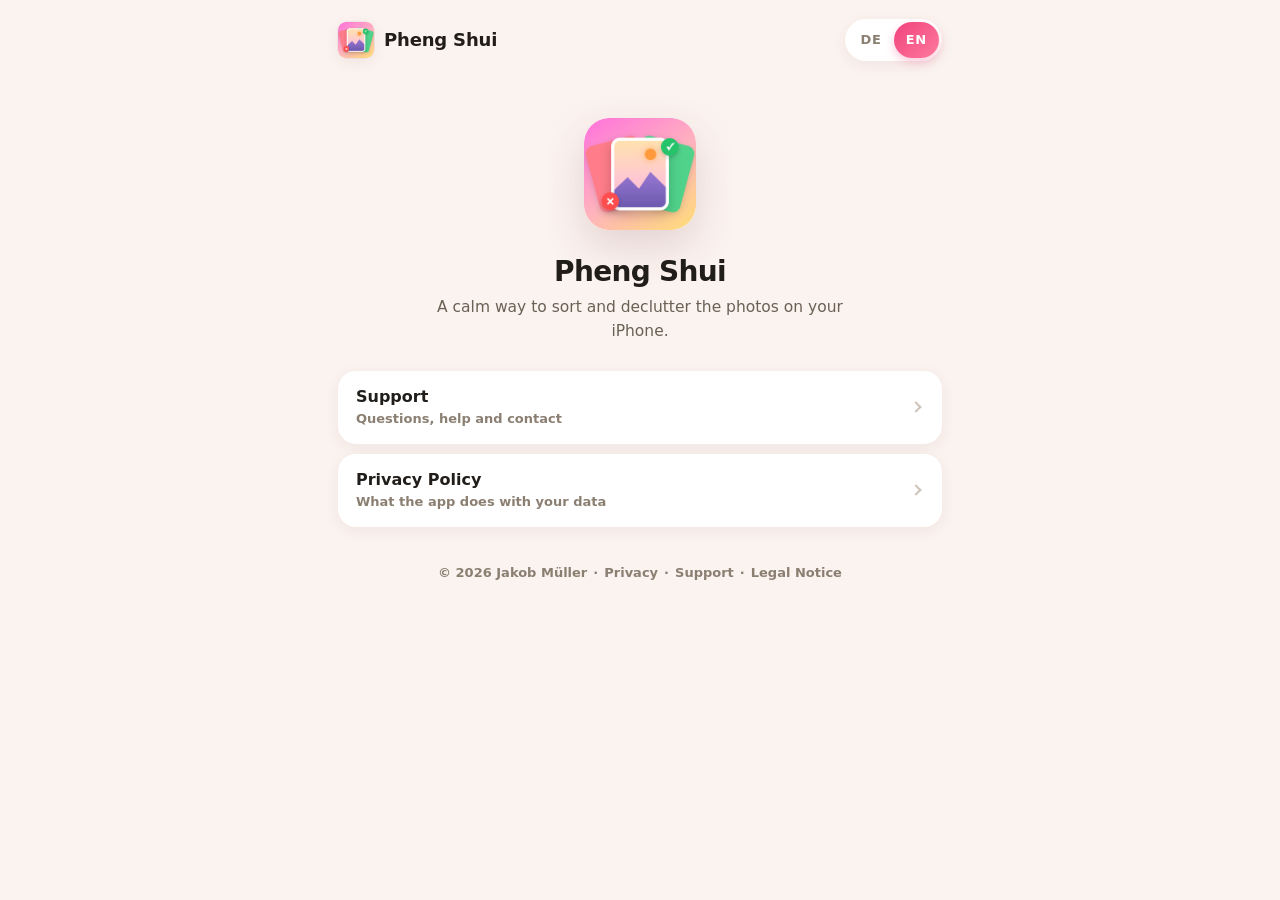
<file: index.html>
<!doctype html>
<html lang="en">
<head>
<meta charset="utf-8">
<meta name="viewport" content="width=device-width, initial-scale=1, viewport-fit=cover">
<title>Pheng Shui</title>
<meta name="robots" content="noindex">
<link rel="canonical" href="https://jakob-muel.github.io/PhengShui-Website/en/">
<script>
  // Send visitors to their language; anyone without JavaScript gets English via the refresh below.
  (function () {
    var langs = navigator.languages || [navigator.language || ''];
    var de = /^de\b/i.test(langs[0] || '');
    location.replace('' + (de ? 'de' : 'en') + '/' + location.hash);
  })();
</script>
<meta http-equiv="refresh" content="0; url=en/">
<link rel="icon" href="assets/favicon.ico" sizes="any">
<link rel="stylesheet" href="assets/style.css">
</head>
<body>
<div class="wrap">
<main class="hero">
  <p><a href="en/" hreflang="en">English</a><span class="dot" aria-hidden="true"> · </span><a href="de/" hreflang="de" lang="de">Deutsch</a></p>
</main>
</div>
</body>
</html>
</file>
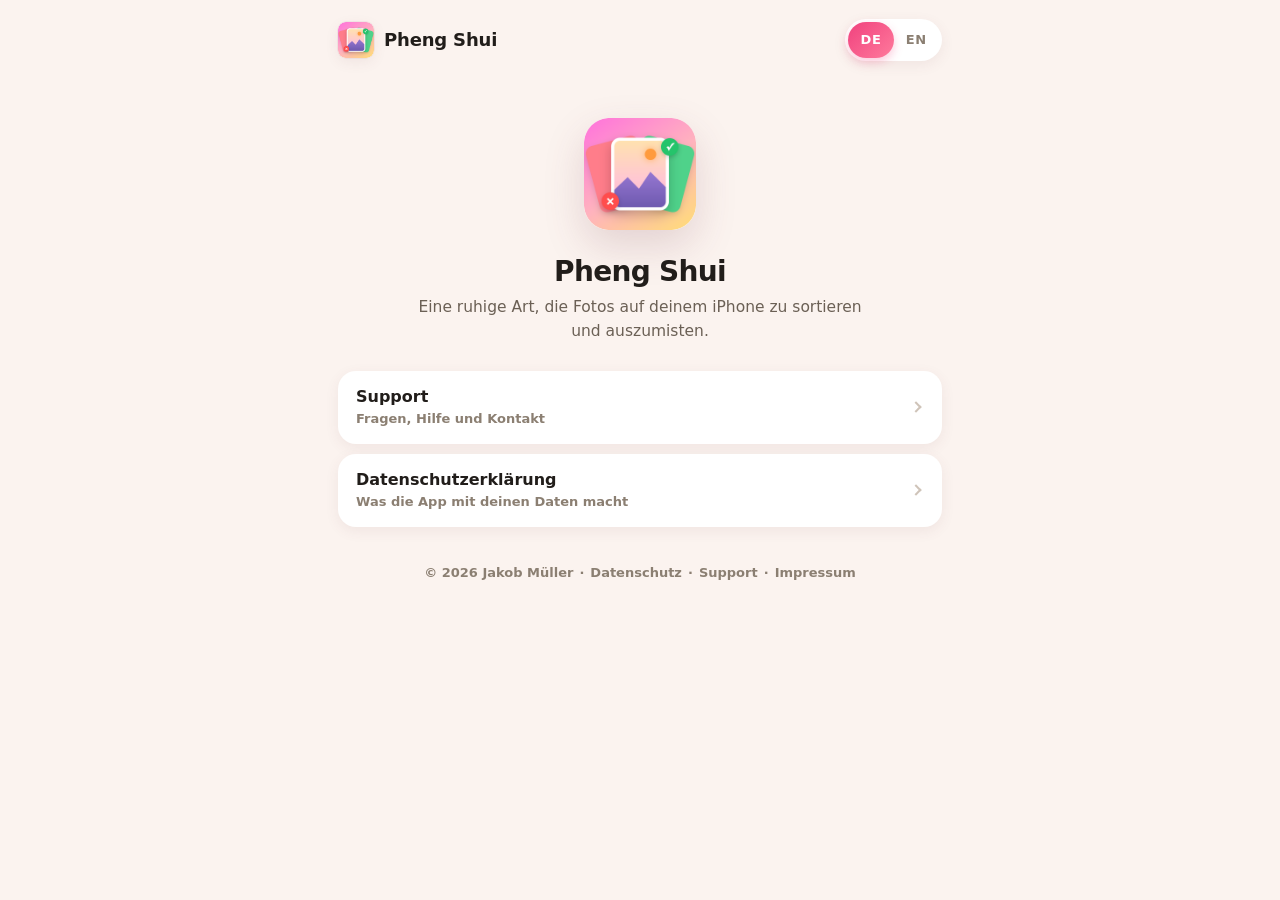
<file: de/index.html>
<!doctype html>
<html lang="de">
<head>
<meta charset="utf-8">
<meta name="viewport" content="width=device-width, initial-scale=1, viewport-fit=cover">
<title>Pheng Shui</title>
<meta name="description" content="Pheng Shui ist eine ruhige Art, die Fotos auf deinem iPhone zu sortieren und auszumisten.">
<meta name="theme-color" content="#FBF3EF" media="(prefers-color-scheme: light)">
<meta name="theme-color" content="#16121C" media="(prefers-color-scheme: dark)">
<meta name="color-scheme" content="light dark">
<meta name="format-detection" content="telephone=no">
<link rel="icon" href="../assets/favicon.ico" sizes="any">
<link rel="icon" href="../assets/favicon-32.png" type="image/png" sizes="32x32">
<link rel="apple-touch-icon" href="../assets/apple-touch-icon.png">
<link rel="alternate" hreflang="en" href="https://jakob-muel.github.io/PhengShui-Website/en/">
<link rel="alternate" hreflang="de" href="https://jakob-muel.github.io/PhengShui-Website/de/">
<link rel="alternate" hreflang="x-default" href="https://jakob-muel.github.io/PhengShui-Website/en/">
<link rel="stylesheet" href="../assets/style.css">
</head>
<body>
<div class="wrap">
<header class="site-header">
  <a class="brand" href="./" aria-label="Pheng Shui Startseite">
    <img src="../assets/icon.png" width="36" height="36" alt="">
    <span>Pheng Shui</span>
  </a>
  <nav class="lang" aria-label="Language / Sprache"><a href="../de/" hreflang="de" lang="de" aria-label="Deutsch" aria-current="page">DE</a><a href="../en/" hreflang="en" lang="en" aria-label="English">EN</a></nav>
</header>

<main>
  <section class="hero">
    <img src="../assets/icon.png" width="112" height="112" alt="App-Icon von Pheng Shui">
    <h1>Pheng Shui</h1>
    <p>Eine ruhige Art, die Fotos auf deinem iPhone zu sortieren und auszumisten.</p>
  </section>

  <nav class="rows" aria-label="Seiten">
    <a class="row" href="support/">
      <span class="row-text"><span class="row-title">Support</span><span class="row-sub">Fragen, Hilfe und Kontakt</span></span>
      <span class="chevron" aria-hidden="true"></span>
    </a>
    <a class="row" href="privacy/">
      <span class="row-text"><span class="row-title">Datenschutzerklärung</span><span class="row-sub">Was die App mit deinen Daten macht</span></span>
      <span class="chevron" aria-hidden="true"></span>
    </a>
  </nav>
</main>
<footer class="site-footer">
  &copy; 2026 Jakob Müller<span class="dot" aria-hidden="true">·</span><a href="privacy/">Datenschutz</a><span class="dot" aria-hidden="true">·</span><a href="support/">Support</a><span class="dot" aria-hidden="true">·</span><a href="impressum/">Impressum</a>
</footer>
</div>
</body>
</html>
</file>
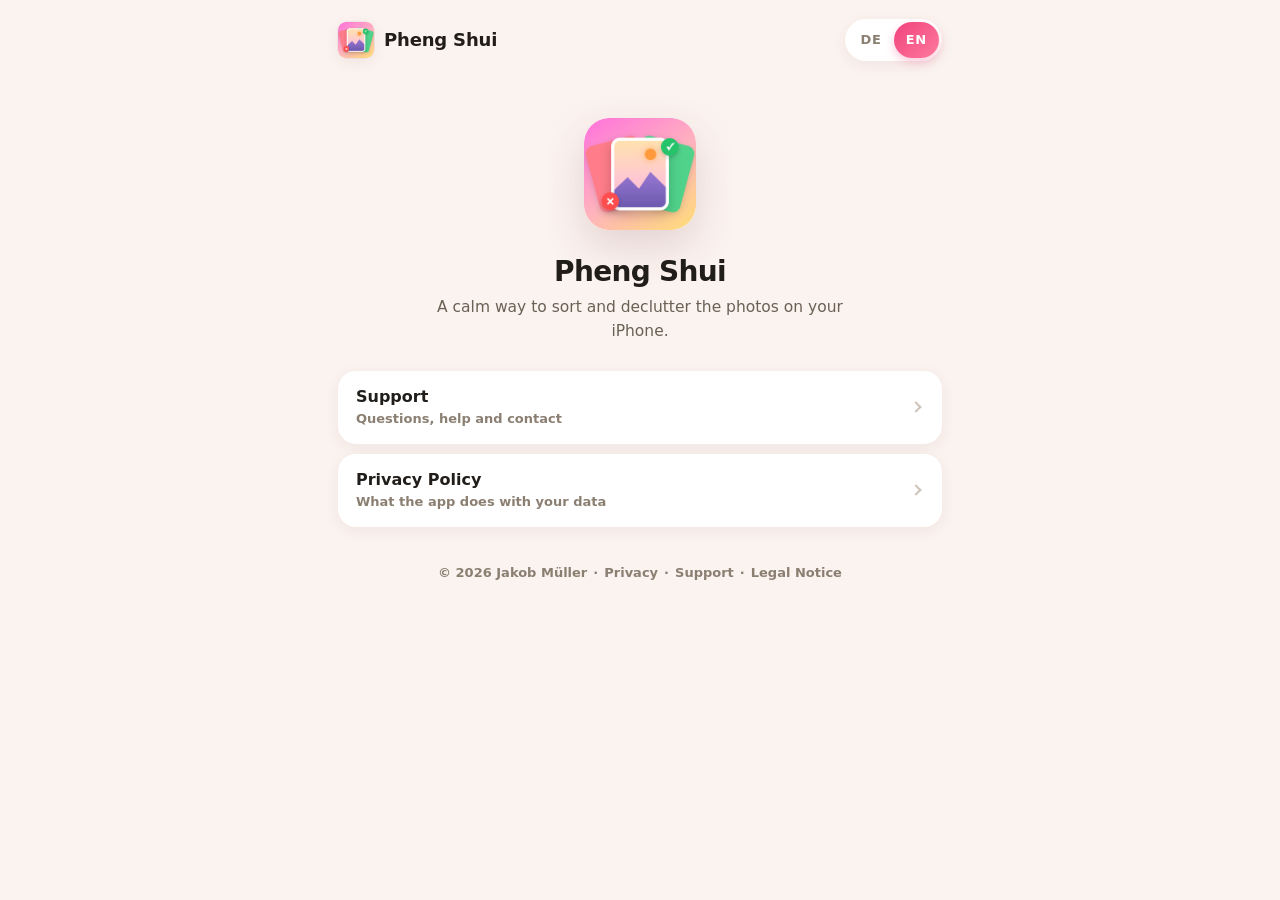
<file: en/index.html>
<!doctype html>
<html lang="en">
<head>
<meta charset="utf-8">
<meta name="viewport" content="width=device-width, initial-scale=1, viewport-fit=cover">
<title>Pheng Shui</title>
<meta name="description" content="Pheng Shui is a calm way to sort and declutter the photos on your iPhone.">
<meta name="theme-color" content="#FBF3EF" media="(prefers-color-scheme: light)">
<meta name="theme-color" content="#16121C" media="(prefers-color-scheme: dark)">
<meta name="color-scheme" content="light dark">
<meta name="format-detection" content="telephone=no">
<link rel="icon" href="../assets/favicon.ico" sizes="any">
<link rel="icon" href="../assets/favicon-32.png" type="image/png" sizes="32x32">
<link rel="apple-touch-icon" href="../assets/apple-touch-icon.png">
<link rel="alternate" hreflang="en" href="https://jakob-muel.github.io/PhengShui-Website/en/">
<link rel="alternate" hreflang="de" href="https://jakob-muel.github.io/PhengShui-Website/de/">
<link rel="alternate" hreflang="x-default" href="https://jakob-muel.github.io/PhengShui-Website/en/">
<link rel="stylesheet" href="../assets/style.css">
</head>
<body>
<div class="wrap">
<header class="site-header">
  <a class="brand" href="./" aria-label="Pheng Shui home">
    <img src="../assets/icon.png" width="36" height="36" alt="">
    <span>Pheng Shui</span>
  </a>
  <nav class="lang" aria-label="Language / Sprache"><a href="../de/" hreflang="de" lang="de" aria-label="Deutsch">DE</a><a href="../en/" hreflang="en" lang="en" aria-label="English" aria-current="page">EN</a></nav>
</header>

<main>
  <section class="hero">
    <img src="../assets/icon.png" width="112" height="112" alt="Pheng Shui app icon">
    <h1>Pheng Shui</h1>
    <p>A calm way to sort and declutter the photos on your iPhone.</p>
  </section>

  <nav class="rows" aria-label="Pages">
    <a class="row" href="support/">
      <span class="row-text"><span class="row-title">Support</span><span class="row-sub">Questions, help and contact</span></span>
      <span class="chevron" aria-hidden="true"></span>
    </a>
    <a class="row" href="privacy/">
      <span class="row-text"><span class="row-title">Privacy Policy</span><span class="row-sub">What the app does with your data</span></span>
      <span class="chevron" aria-hidden="true"></span>
    </a>
  </nav>
</main>
<footer class="site-footer">
  &copy; 2026 Jakob Müller<span class="dot" aria-hidden="true">·</span><a href="privacy/">Privacy</a><span class="dot" aria-hidden="true">·</span><a href="support/">Support</a><span class="dot" aria-hidden="true">·</span><a href="legal-notice/">Legal Notice</a>
</footer>
</div>
</body>
</html>
</file>
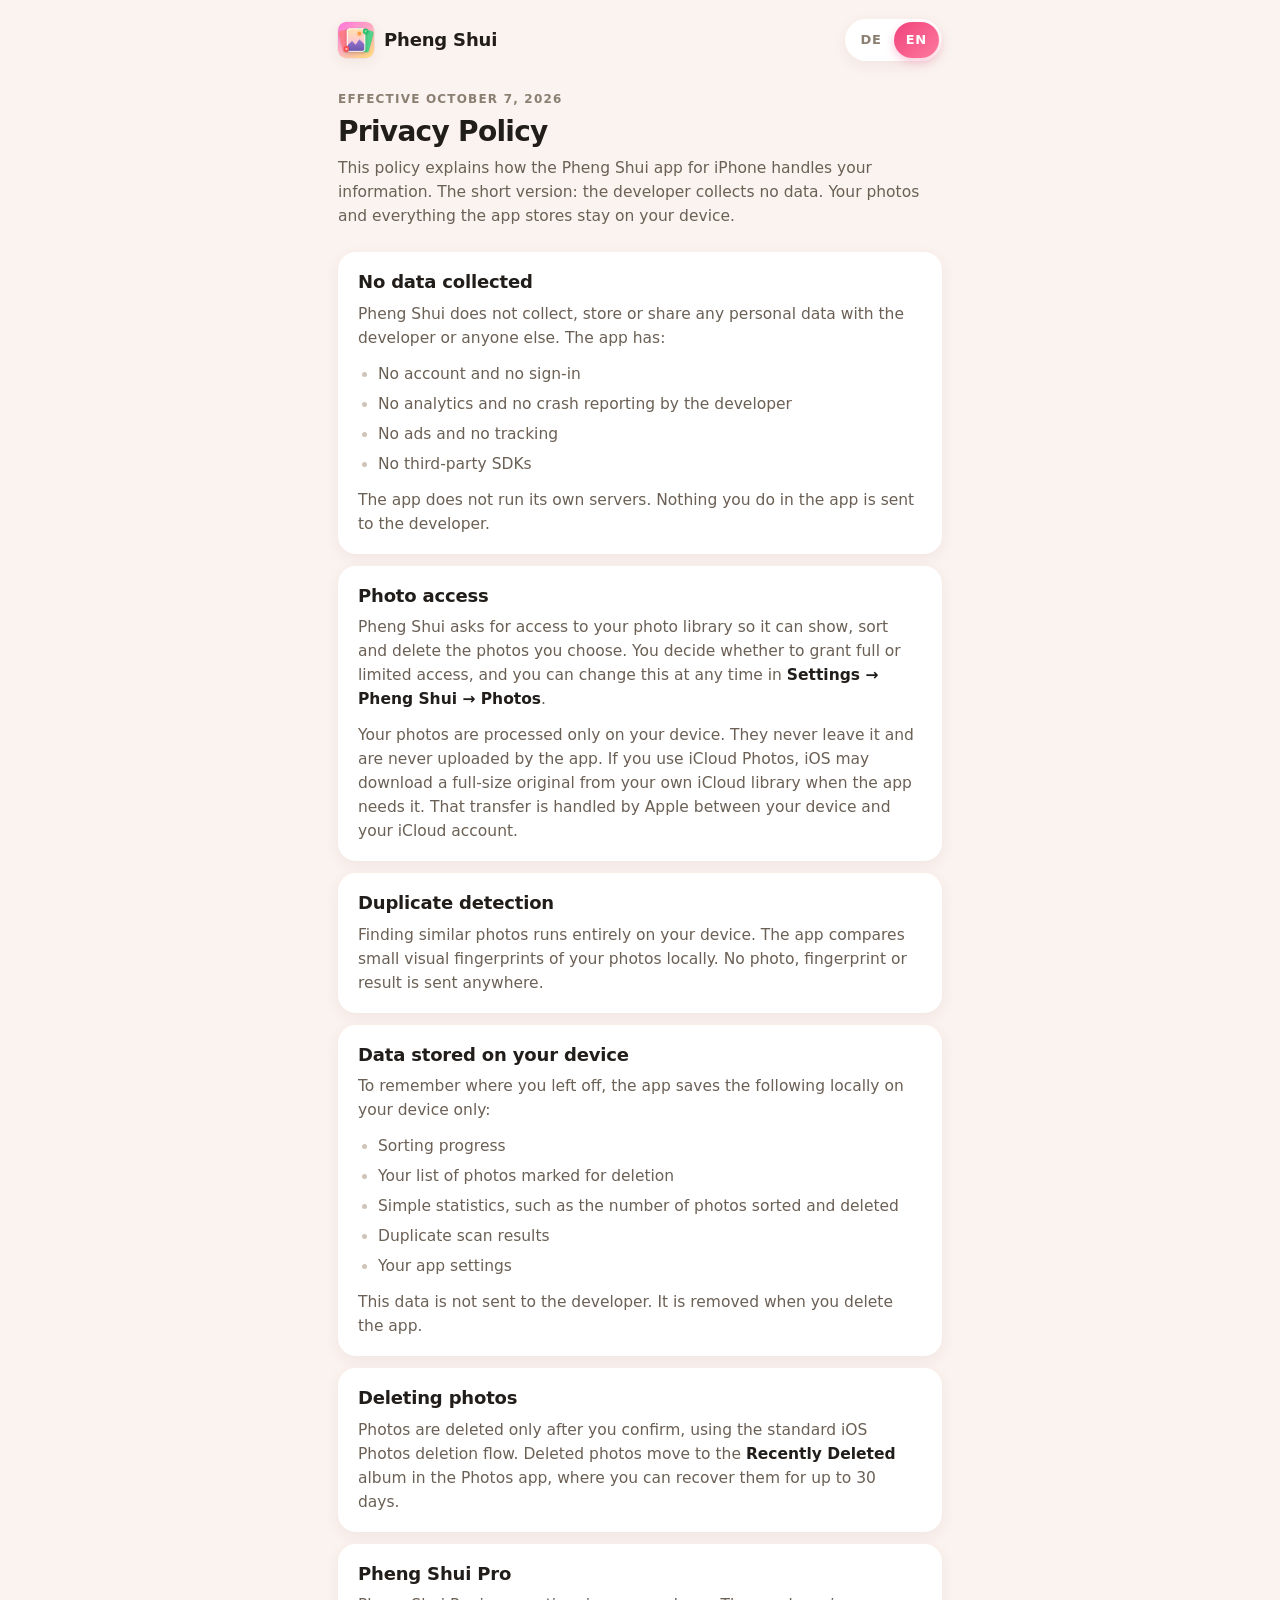
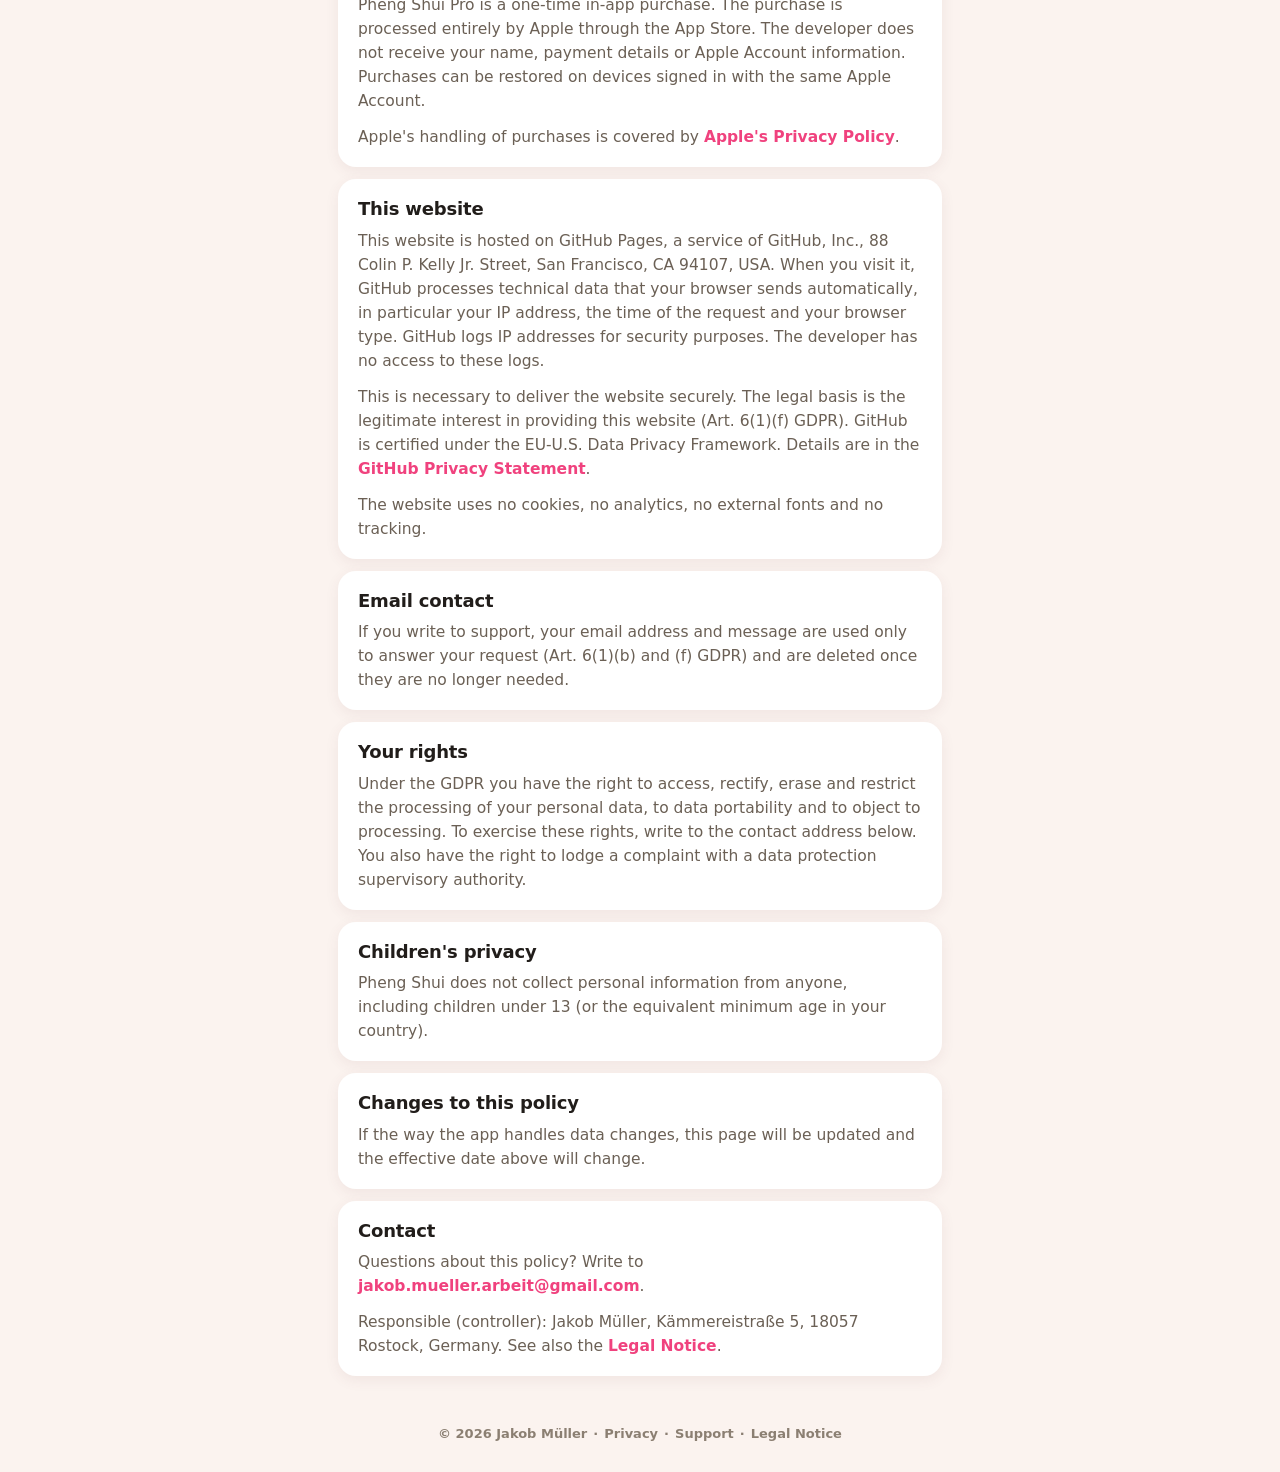
<file: privacy/index.html>
<!doctype html>
<html lang="en">
<head>
<meta charset="utf-8">
<meta name="viewport" content="width=device-width, initial-scale=1, viewport-fit=cover">
<title>Privacy Policy · Pheng Shui</title>
<meta name="robots" content="noindex">
<link rel="canonical" href="https://jakob-muel.github.io/PhengShui-Website/en/privacy/">
<script>
  // Send visitors to their language; anyone without JavaScript gets English via the refresh below.
  (function () {
    var langs = navigator.languages || [navigator.language || ''];
    var de = /^de\b/i.test(langs[0] || '');
    location.replace('../' + (de ? 'de' : 'en') + '/privacy/' + location.hash);
  })();
</script>
<meta http-equiv="refresh" content="0; url=../en/privacy/">
<link rel="icon" href="../assets/favicon.ico" sizes="any">
<link rel="stylesheet" href="../assets/style.css">
</head>
<body>
<div class="wrap">
<main class="hero">
  <p><a href="../en/privacy/" hreflang="en">English</a><span class="dot" aria-hidden="true"> · </span><a href="../de/privacy/" hreflang="de" lang="de">Deutsch</a></p>
</main>
</div>
</body>
</html>
</file>
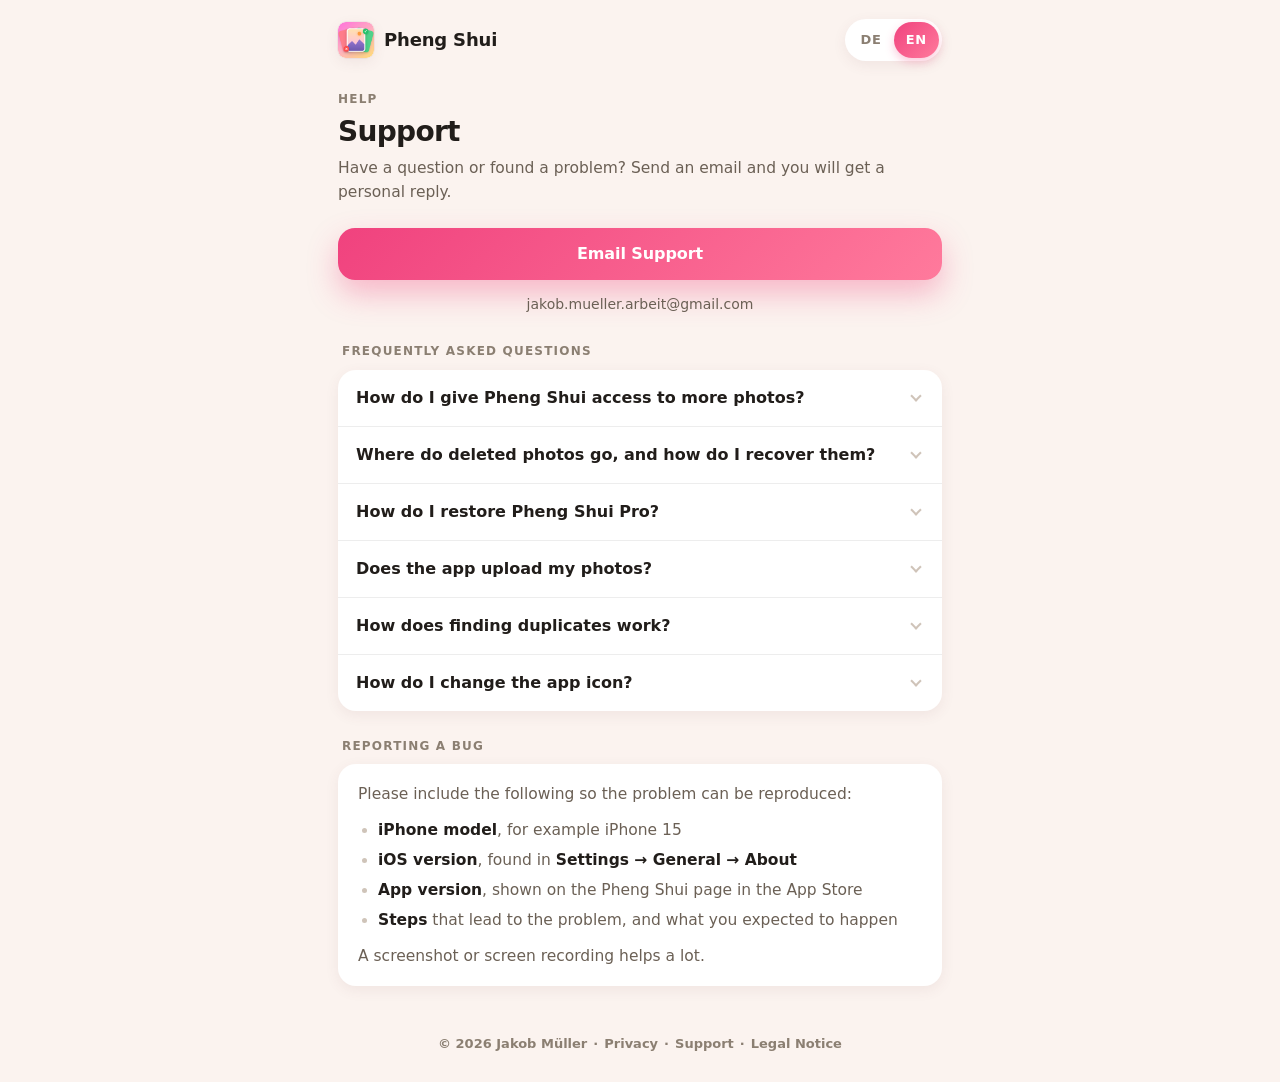
<file: support/index.html>
<!doctype html>
<html lang="en">
<head>
<meta charset="utf-8">
<meta name="viewport" content="width=device-width, initial-scale=1, viewport-fit=cover">
<title>Support · Pheng Shui</title>
<meta name="robots" content="noindex">
<link rel="canonical" href="https://jakob-muel.github.io/PhengShui-Website/en/support/">
<script>
  // Send visitors to their language; anyone without JavaScript gets English via the refresh below.
  (function () {
    var langs = navigator.languages || [navigator.language || ''];
    var de = /^de\b/i.test(langs[0] || '');
    location.replace('../' + (de ? 'de' : 'en') + '/support/' + location.hash);
  })();
</script>
<meta http-equiv="refresh" content="0; url=../en/support/">
<link rel="icon" href="../assets/favicon.ico" sizes="any">
<link rel="stylesheet" href="../assets/style.css">
</head>
<body>
<div class="wrap">
<main class="hero">
  <p><a href="../en/support/" hreflang="en">English</a><span class="dot" aria-hidden="true"> · </span><a href="../de/support/" hreflang="de" lang="de">Deutsch</a></p>
</main>
</div>
</body>
</html>
</file>
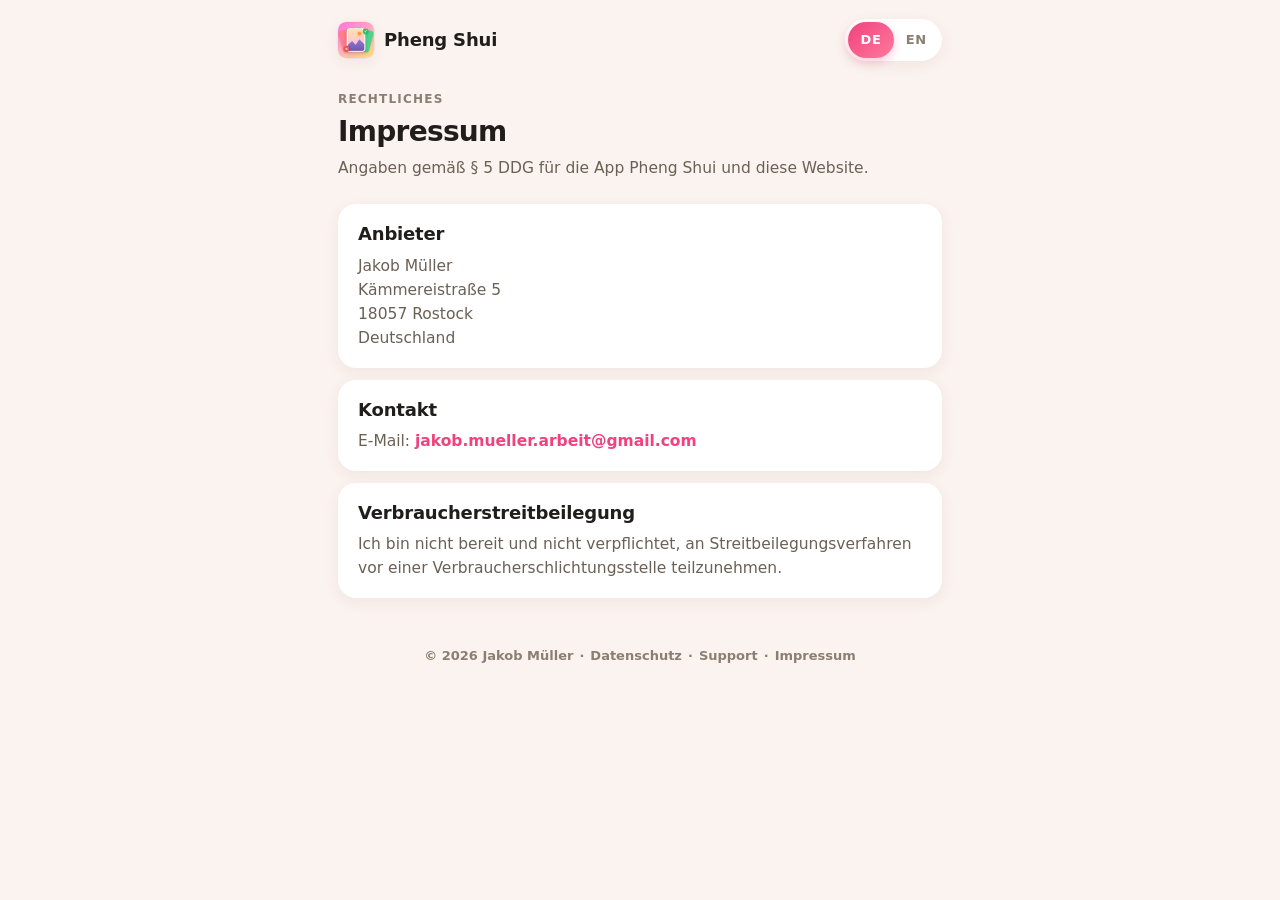
<file: de/impressum/index.html>
<!doctype html>
<html lang="de">
<head>
<meta charset="utf-8">
<meta name="viewport" content="width=device-width, initial-scale=1, viewport-fit=cover">
<title>Impressum · Pheng Shui</title>
<meta name="description" content="Impressum für die iPhone-App Pheng Shui und diese Website.">
<meta name="theme-color" content="#FBF3EF" media="(prefers-color-scheme: light)">
<meta name="theme-color" content="#16121C" media="(prefers-color-scheme: dark)">
<meta name="color-scheme" content="light dark">
<meta name="format-detection" content="telephone=no">
<link rel="icon" href="../../assets/favicon.ico" sizes="any">
<link rel="icon" href="../../assets/favicon-32.png" type="image/png" sizes="32x32">
<link rel="apple-touch-icon" href="../../assets/apple-touch-icon.png">
<link rel="alternate" hreflang="en" href="https://jakob-muel.github.io/PhengShui-Website/en/legal-notice/">
<link rel="alternate" hreflang="de" href="https://jakob-muel.github.io/PhengShui-Website/de/impressum/">
<link rel="alternate" hreflang="x-default" href="https://jakob-muel.github.io/PhengShui-Website/en/legal-notice/">
<link rel="stylesheet" href="../../assets/style.css">
</head>
<body>
<div class="wrap">
<header class="site-header">
  <a class="brand" href="../" aria-label="Pheng Shui Startseite">
    <img src="../../assets/icon.png" width="36" height="36" alt="">
    <span>Pheng Shui</span>
  </a>
  <nav class="lang" aria-label="Language / Sprache"><a href="../../de/impressum/" hreflang="de" lang="de" aria-label="Deutsch" aria-current="page">DE</a><a href="../../en/legal-notice/" hreflang="en" lang="en" aria-label="English">EN</a></nav>
</header>

<main>
  <p class="eyebrow">Rechtliches</p>
  <h1>Impressum</h1>
  <p class="lede">Angaben gemäß § 5 DDG für die App Pheng Shui und diese Website.</p>

  <section class="card">
    <h2>Anbieter</h2>
    <p>Jakob Müller<br>Kämmereistraße 5<br>18057 Rostock<br>Deutschland</p>
  </section>

  <section class="card">
    <h2>Kontakt</h2>
    <p>E-Mail: <a href="mailto:jakob.mueller.arbeit@gmail.com">jakob.mueller.arbeit@gmail.com</a></p>
  </section>

  <section class="card">
    <h2>Verbraucherstreitbeilegung</h2>
    <p>Ich bin nicht bereit und nicht verpflichtet, an Streitbeilegungsverfahren vor einer Verbraucherschlichtungsstelle teilzunehmen.</p>
  </section>
</main>
<footer class="site-footer">
  &copy; 2026 Jakob Müller<span class="dot" aria-hidden="true">·</span><a href="../privacy/">Datenschutz</a><span class="dot" aria-hidden="true">·</span><a href="../support/">Support</a><span class="dot" aria-hidden="true">·</span><a href="../impressum/">Impressum</a>
</footer>
</div>
</body>
</html>
</file>
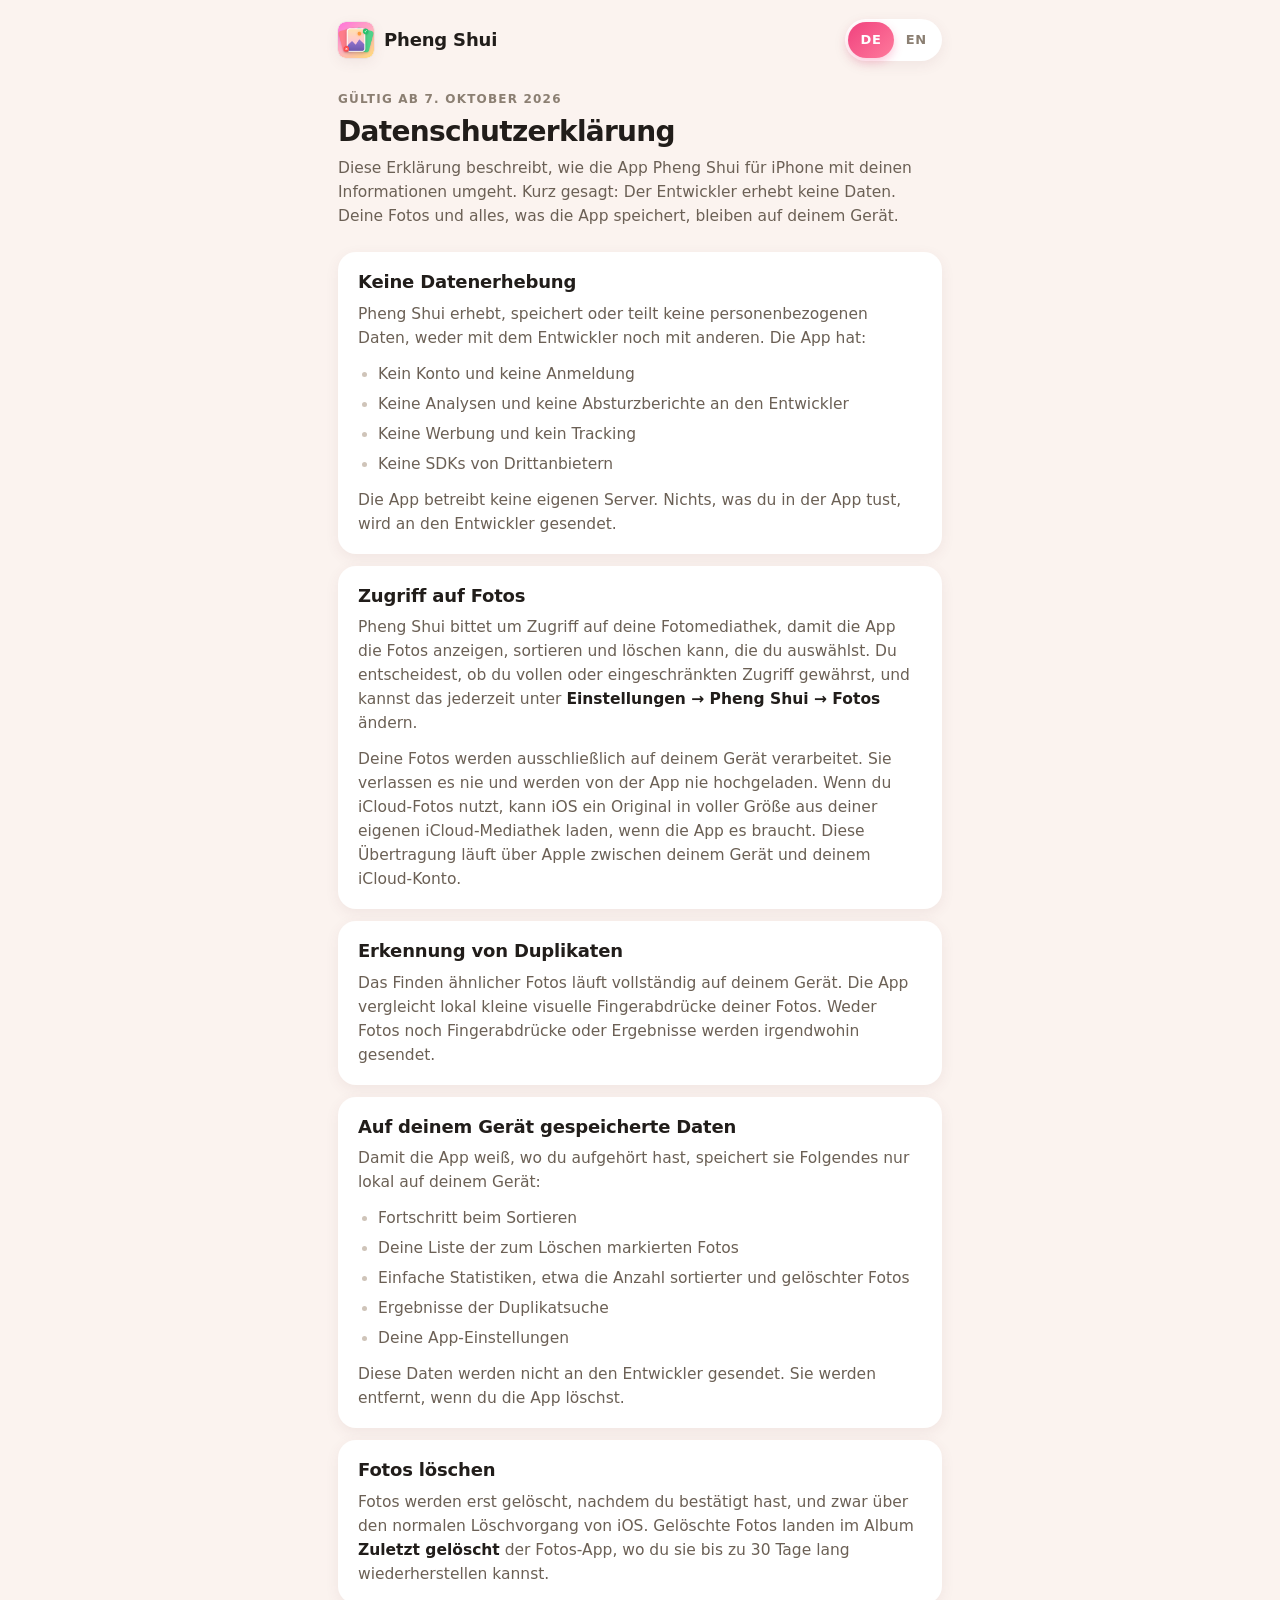
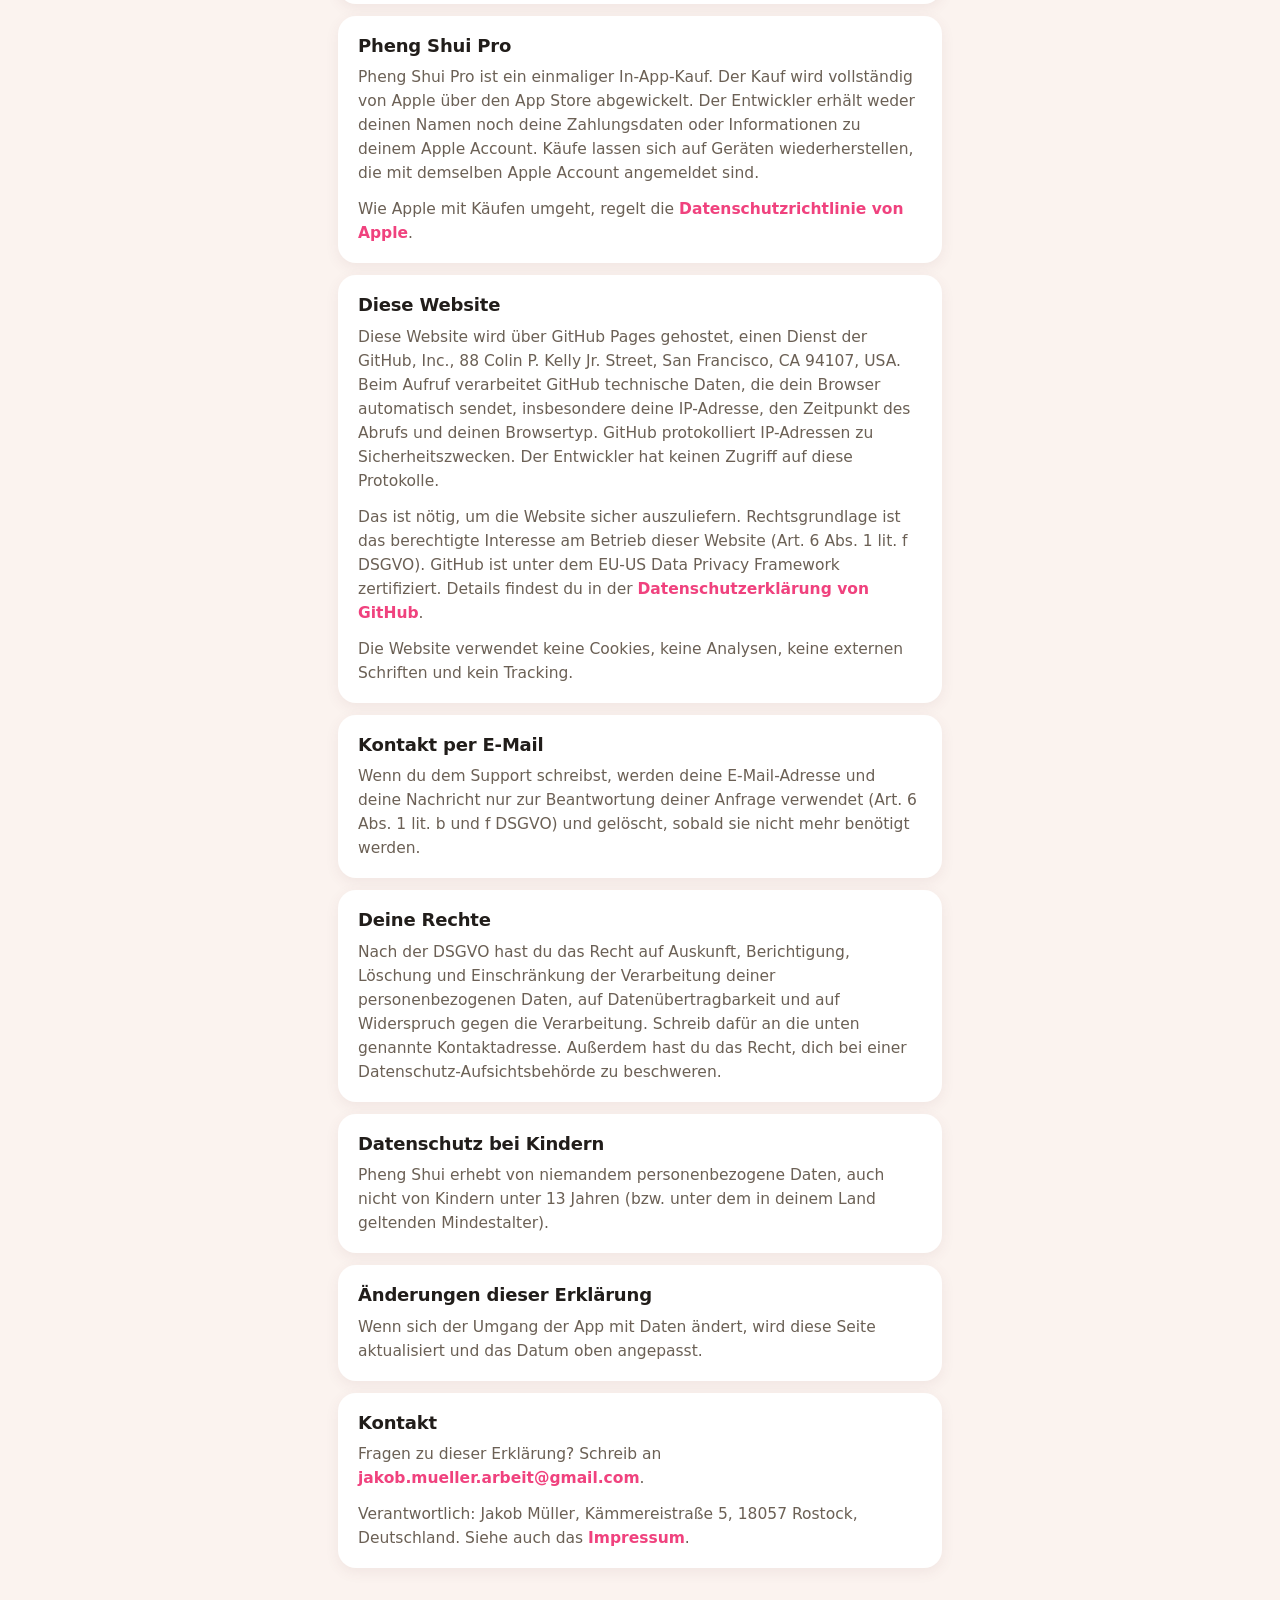
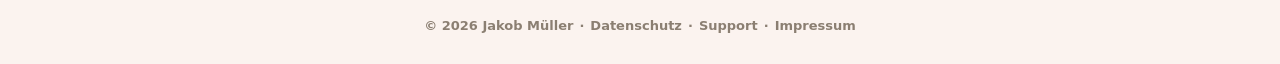
<file: de/privacy/index.html>
<!doctype html>
<html lang="de">
<head>
<meta charset="utf-8">
<meta name="viewport" content="width=device-width, initial-scale=1, viewport-fit=cover">
<title>Datenschutzerklärung · Pheng Shui</title>
<meta name="description" content="Datenschutzerklärung der iPhone-App Pheng Shui. Der Entwickler erhebt keine Daten.">
<meta name="theme-color" content="#FBF3EF" media="(prefers-color-scheme: light)">
<meta name="theme-color" content="#16121C" media="(prefers-color-scheme: dark)">
<meta name="color-scheme" content="light dark">
<meta name="format-detection" content="telephone=no">
<link rel="icon" href="../../assets/favicon.ico" sizes="any">
<link rel="icon" href="../../assets/favicon-32.png" type="image/png" sizes="32x32">
<link rel="apple-touch-icon" href="../../assets/apple-touch-icon.png">
<link rel="alternate" hreflang="en" href="https://jakob-muel.github.io/PhengShui-Website/en/privacy/">
<link rel="alternate" hreflang="de" href="https://jakob-muel.github.io/PhengShui-Website/de/privacy/">
<link rel="alternate" hreflang="x-default" href="https://jakob-muel.github.io/PhengShui-Website/en/privacy/">
<link rel="stylesheet" href="../../assets/style.css">
</head>
<body>
<div class="wrap">
<header class="site-header">
  <a class="brand" href="../" aria-label="Pheng Shui Startseite">
    <img src="../../assets/icon.png" width="36" height="36" alt="">
    <span>Pheng Shui</span>
  </a>
  <nav class="lang" aria-label="Language / Sprache"><a href="../../de/privacy/" hreflang="de" lang="de" aria-label="Deutsch" aria-current="page">DE</a><a href="../../en/privacy/" hreflang="en" lang="en" aria-label="English">EN</a></nav>
</header>

<main>
  <p class="eyebrow">Gültig ab 7. Oktober 2026</p>
  <h1>Datenschutzerklärung</h1>
  <p class="lede">Diese Erklärung beschreibt, wie die App Pheng Shui für iPhone mit deinen Informationen umgeht. Kurz gesagt: Der Entwickler erhebt keine Daten. Deine Fotos und alles, was die App speichert, bleiben auf deinem Gerät.</p>

  <section class="card">
    <h2>Keine Datenerhebung</h2>
    <p>Pheng Shui erhebt, speichert oder teilt keine personenbezogenen Daten, weder mit dem Entwickler noch mit anderen. Die App hat:</p>
    <ul>
      <li>Kein Konto und keine Anmeldung</li>
      <li>Keine Analysen und keine Absturzberichte an den Entwickler</li>
      <li>Keine Werbung und kein Tracking</li>
      <li>Keine SDKs von Drittanbietern</li>
    </ul>
    <p>Die App betreibt keine eigenen Server. Nichts, was du in der App tust, wird an den Entwickler gesendet.</p>
  </section>

  <section class="card">
    <h2>Zugriff auf Fotos</h2>
    <p>Pheng Shui bittet um Zugriff auf deine Fotomediathek, damit die App die Fotos anzeigen, sortieren und löschen kann, die du auswählst. Du entscheidest, ob du vollen oder eingeschränkten Zugriff gewährst, und kannst das jederzeit unter <span class="path">Einstellungen &rarr; Pheng Shui &rarr; Fotos</span> ändern.</p>
    <p>Deine Fotos werden ausschließlich auf deinem Gerät verarbeitet. Sie verlassen es nie und werden von der App nie hochgeladen. Wenn du iCloud-Fotos nutzt, kann iOS ein Original in voller Größe aus deiner eigenen iCloud-Mediathek laden, wenn die App es braucht. Diese Übertragung läuft über Apple zwischen deinem Gerät und deinem iCloud-Konto.</p>
  </section>

  <section class="card">
    <h2>Erkennung von Duplikaten</h2>
    <p>Das Finden ähnlicher Fotos läuft vollständig auf deinem Gerät. Die App vergleicht lokal kleine visuelle Fingerabdrücke deiner Fotos. Weder Fotos noch Fingerabdrücke oder Ergebnisse werden irgendwohin gesendet.</p>
  </section>

  <section class="card">
    <h2>Auf deinem Gerät gespeicherte Daten</h2>
    <p>Damit die App weiß, wo du aufgehört hast, speichert sie Folgendes nur lokal auf deinem Gerät:</p>
    <ul>
      <li>Fortschritt beim Sortieren</li>
      <li>Deine Liste der zum Löschen markierten Fotos</li>
      <li>Einfache Statistiken, etwa die Anzahl sortierter und gelöschter Fotos</li>
      <li>Ergebnisse der Duplikatsuche</li>
      <li>Deine App-Einstellungen</li>
    </ul>
    <p>Diese Daten werden nicht an den Entwickler gesendet. Sie werden entfernt, wenn du die App löschst.</p>
  </section>

  <section class="card">
    <h2>Fotos löschen</h2>
    <p>Fotos werden erst gelöscht, nachdem du bestätigt hast, und zwar über den normalen Löschvorgang von iOS. Gelöschte Fotos landen im Album <strong>Zuletzt gelöscht</strong> der Fotos-App, wo du sie bis zu 30 Tage lang wiederherstellen kannst.</p>
  </section>

  <section class="card">
    <h2>Pheng Shui Pro</h2>
    <p>Pheng Shui Pro ist ein einmaliger In-App-Kauf. Der Kauf wird vollständig von Apple über den App Store abgewickelt. Der Entwickler erhält weder deinen Namen noch deine Zahlungsdaten oder Informationen zu deinem Apple Account. Käufe lassen sich auf Geräten wiederherstellen, die mit demselben Apple Account angemeldet sind.</p>
    <p>Wie Apple mit Käufen umgeht, regelt die <a href="https://www.apple.com/de/legal/privacy/">Datenschutzrichtlinie von Apple</a>.</p>
  </section>

  <section class="card">
    <h2>Diese Website</h2>
    <p>Diese Website wird über GitHub Pages gehostet, einen Dienst der GitHub, Inc., 88 Colin P. Kelly Jr. Street, San Francisco, CA 94107, USA. Beim Aufruf verarbeitet GitHub technische Daten, die dein Browser automatisch sendet, insbesondere deine IP-Adresse, den Zeitpunkt des Abrufs und deinen Browsertyp. GitHub protokolliert IP-Adressen zu Sicherheitszwecken. Der Entwickler hat keinen Zugriff auf diese Protokolle.</p>
    <p>Das ist nötig, um die Website sicher auszuliefern. Rechtsgrundlage ist das berechtigte Interesse am Betrieb dieser Website (Art. 6 Abs. 1 lit. f DSGVO). GitHub ist unter dem EU-US Data Privacy Framework zertifiziert. Details findest du in der <a href="https://docs.github.com/de/site-policy/privacy-policies/github-general-privacy-statement">Datenschutzerklärung von GitHub</a>.</p>
    <p>Die Website verwendet keine Cookies, keine Analysen, keine externen Schriften und kein Tracking.</p>
  </section>

  <section class="card">
    <h2>Kontakt per E-Mail</h2>
    <p>Wenn du dem Support schreibst, werden deine E-Mail-Adresse und deine Nachricht nur zur Beantwortung deiner Anfrage verwendet (Art. 6 Abs. 1 lit. b und f DSGVO) und gelöscht, sobald sie nicht mehr benötigt werden.</p>
  </section>

  <section class="card">
    <h2>Deine Rechte</h2>
    <p>Nach der DSGVO hast du das Recht auf Auskunft, Berichtigung, Löschung und Einschränkung der Verarbeitung deiner personenbezogenen Daten, auf Datenübertragbarkeit und auf Widerspruch gegen die Verarbeitung. Schreib dafür an die unten genannte Kontaktadresse. Außerdem hast du das Recht, dich bei einer Datenschutz-Aufsichtsbehörde zu beschweren.</p>
  </section>

  <section class="card">
    <h2>Datenschutz bei Kindern</h2>
    <p>Pheng Shui erhebt von niemandem personenbezogene Daten, auch nicht von Kindern unter 13 Jahren (bzw. unter dem in deinem Land geltenden Mindestalter).</p>
  </section>

  <section class="card">
    <h2>Änderungen dieser Erklärung</h2>
    <p>Wenn sich der Umgang der App mit Daten ändert, wird diese Seite aktualisiert und das Datum oben angepasst.</p>
  </section>

  <section class="card">
    <h2>Kontakt</h2>
    <p>Fragen zu dieser Erklärung? Schreib an <a href="mailto:jakob.mueller.arbeit@gmail.com">jakob.mueller.arbeit@gmail.com</a>.</p>
    <p>Verantwortlich: Jakob Müller, Kämmereistraße 5, 18057 Rostock, Deutschland. Siehe auch das <a href="../impressum/">Impressum</a>.</p>
  </section>
</main>
<footer class="site-footer">
  &copy; 2026 Jakob Müller<span class="dot" aria-hidden="true">·</span><a href="../privacy/">Datenschutz</a><span class="dot" aria-hidden="true">·</span><a href="../support/">Support</a><span class="dot" aria-hidden="true">·</span><a href="../impressum/">Impressum</a>
</footer>
</div>
</body>
</html>
</file>
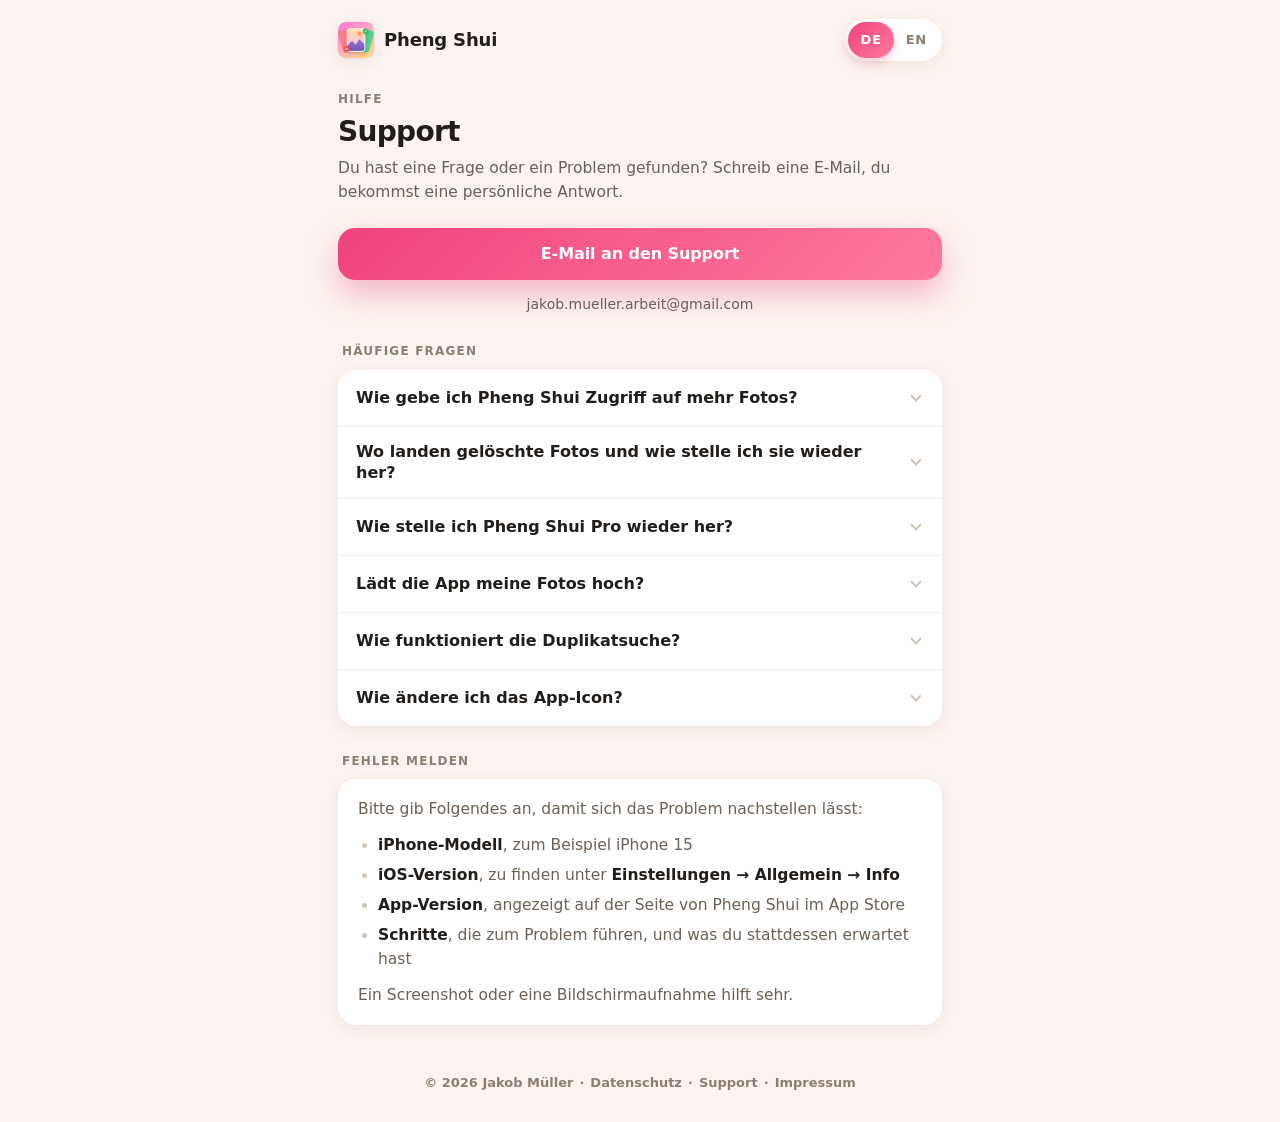
<file: de/support/index.html>
<!doctype html>
<html lang="de">
<head>
<meta charset="utf-8">
<meta name="viewport" content="width=device-width, initial-scale=1, viewport-fit=cover">
<title>Support · Pheng Shui</title>
<meta name="description" content="Hilfe und Kontakt für die iPhone-App Pheng Shui.">
<meta name="theme-color" content="#FBF3EF" media="(prefers-color-scheme: light)">
<meta name="theme-color" content="#16121C" media="(prefers-color-scheme: dark)">
<meta name="color-scheme" content="light dark">
<meta name="format-detection" content="telephone=no">
<link rel="icon" href="../../assets/favicon.ico" sizes="any">
<link rel="icon" href="../../assets/favicon-32.png" type="image/png" sizes="32x32">
<link rel="apple-touch-icon" href="../../assets/apple-touch-icon.png">
<link rel="alternate" hreflang="en" href="https://jakob-muel.github.io/PhengShui-Website/en/support/">
<link rel="alternate" hreflang="de" href="https://jakob-muel.github.io/PhengShui-Website/de/support/">
<link rel="alternate" hreflang="x-default" href="https://jakob-muel.github.io/PhengShui-Website/en/support/">
<link rel="stylesheet" href="../../assets/style.css">
</head>
<body>
<div class="wrap">
<header class="site-header">
  <a class="brand" href="../" aria-label="Pheng Shui Startseite">
    <img src="../../assets/icon.png" width="36" height="36" alt="">
    <span>Pheng Shui</span>
  </a>
  <nav class="lang" aria-label="Language / Sprache"><a href="../../de/support/" hreflang="de" lang="de" aria-label="Deutsch" aria-current="page">DE</a><a href="../../en/support/" hreflang="en" lang="en" aria-label="English">EN</a></nav>
</header>

<main>
  <p class="eyebrow">Hilfe</p>
  <h1>Support</h1>
  <p class="lede">Du hast eine Frage oder ein Problem gefunden? Schreib eine E-Mail, du bekommst eine persönliche Antwort.</p>

  <a class="button" href="mailto:jakob.mueller.arbeit@gmail.com?subject=Pheng%20Shui%20Support">E-Mail an den Support</a>
  <p class="contact-line">jakob.mueller.arbeit@gmail.com</p>

  <h2 class="eyebrow section-label">Häufige Fragen</h2>
  <div class="faq">
    <details>
      <summary><span class="q">Wie gebe ich Pheng Shui Zugriff auf mehr Fotos?</span><span class="chevron" aria-hidden="true"></span></summary>
      <div class="answer">
      <p>Unter iOS kannst du entweder alle Fotos freigeben (voller Zugriff) oder nur ausgewählte Fotos (eingeschränkter Zugriff). Bei eingeschränktem Zugriff sieht Pheng Shui nur die Fotos, die du ausgewählt hast.</p>
      <p>Um das zu ändern, öffne auf deinem iPhone <span class="path">Einstellungen &rarr; Pheng Shui &rarr; Fotos</span> und wähle <strong>Voller Zugriff</strong> oder bearbeite die ausgewählten Fotos.</p>
      <p>Das geht auch direkt in der App: Öffne die Einstellungen in Pheng Shui und tippe auf <strong>Fotozugriff verwalten</strong> oder <strong>Ausgewählte Fotos verwalten</strong>.</p>
      </div>
    </details>
    <details>
      <summary><span class="q">Wo landen gelöschte Fotos und wie stelle ich sie wieder her?</span><span class="chevron" aria-hidden="true"></span></summary>
      <div class="answer">
      <p>Wenn du das Löschen bestätigst, landen die Fotos im Album <strong>Zuletzt gelöscht</strong> der Fotos-App. Dort bleiben sie bis zu 30 Tage, bevor iOS sie endgültig entfernt.</p>
      <p>Um ein Foto wiederherzustellen, öffne die Fotos-App, gehe zu <span class="path">Alben &rarr; Zuletzt gelöscht</span>, wähle das Foto aus und tippe auf <strong>Wiederherstellen</strong>.</p>
      <p>Fotos, die du nur zum Löschen markiert hast, sind noch nicht gelöscht. Du kannst sie jederzeit in der App von der Löschliste entfernen.</p>
      </div>
    </details>
    <details>
      <summary><span class="q">Wie stelle ich Pheng Shui Pro wieder her?</span><span class="chevron" aria-hidden="true"></span></summary>
      <div class="answer">
      <p>Pro ist ein einmaliger Kauf, der mit deinem Apple Account verknüpft ist. Auf einem neuen Gerät oder nach einer Neuinstallation öffnest du die Einstellungen in Pheng Shui, tippst auf <strong>Pheng Shui Pro</strong> und dann auf <strong>Käufe wiederherstellen</strong>.</p>
      <p>Achte darauf, dass du mit demselben Apple Account angemeldet bist, mit dem du gekauft hast. Wenn die Wiederherstellung nicht klappt, schreib dem Support mit dem Kaufdatum.</p>
      </div>
    </details>
    <details>
      <summary><span class="q">Lädt die App meine Fotos hoch?</span><span class="chevron" aria-hidden="true"></span></summary>
      <div class="answer">
      <p>Nein. Pheng Shui arbeitet ausschließlich auf deinem Gerät. Deine Fotos werden nie hochgeladen, und die App hat kein Konto, keine Analysen und kein Tracking. Details findest du in der <a href="../privacy/">Datenschutzerklärung</a>.</p>
      </div>
    </details>
    <details>
      <summary><span class="q">Wie funktioniert die Duplikatsuche?</span><span class="chevron" aria-hidden="true"></span></summary>
      <div class="answer">
      <p>Pheng Shui durchsucht deine Fotos auf deinem Gerät und gruppiert Fotos, die sich optisch ähneln, zum Beispiel mehrere Aufnahmen desselben Moments. Danach gehst du jede Gruppe durch und entscheidest, was du behältst.</p>
      <p>Der erste Scan kann bei großen Mediatheken eine Weile dauern. Spätere Scans prüfen nur neue Fotos, außer du startest einen vollständigen Neuscan. Wenn du iCloud-Fotos nutzt, werden beim Scan eventuell Originale aus iCloud geladen.</p>
      <p>Nichts wird automatisch gelöscht. Prüfe jede Gruppe, bevor du Fotos entfernst.</p>
      </div>
    </details>
    <details>
      <summary><span class="q">Wie ändere ich das App-Icon?</span><span class="chevron" aria-hidden="true"></span></summary>
      <div class="answer">
      <p>Alternative App-Icons sind Teil von Pheng Shui Pro. Öffne die Einstellungen in Pheng Shui, gehe zu <strong>App-Icon</strong> und wähle Hell, Dunkel, Pro Hell oder Pro Dunkel. iOS zeigt eine kurze Bestätigung, wenn sich das Icon ändert.</p>
      </div>
    </details>
  </div>

  <h2 class="eyebrow section-label">Fehler melden</h2>
  <section class="card">
    <p>Bitte gib Folgendes an, damit sich das Problem nachstellen lässt:</p>
    <ul>
      <li><strong>iPhone-Modell</strong>, zum Beispiel iPhone 15</li>
      <li><strong>iOS-Version</strong>, zu finden unter <span class="path">Einstellungen &rarr; Allgemein &rarr; Info</span></li>
      <li><strong>App-Version</strong>, angezeigt auf der Seite von Pheng Shui im App Store</li>
      <li><strong>Schritte</strong>, die zum Problem führen, und was du stattdessen erwartet hast</li>
    </ul>
    <p>Ein Screenshot oder eine Bildschirmaufnahme hilft sehr.</p>
  </section>
</main>
<footer class="site-footer">
  &copy; 2026 Jakob Müller<span class="dot" aria-hidden="true">·</span><a href="../privacy/">Datenschutz</a><span class="dot" aria-hidden="true">·</span><a href="../support/">Support</a><span class="dot" aria-hidden="true">·</span><a href="../impressum/">Impressum</a>
</footer>
</div>
</body>
</html>
</file>
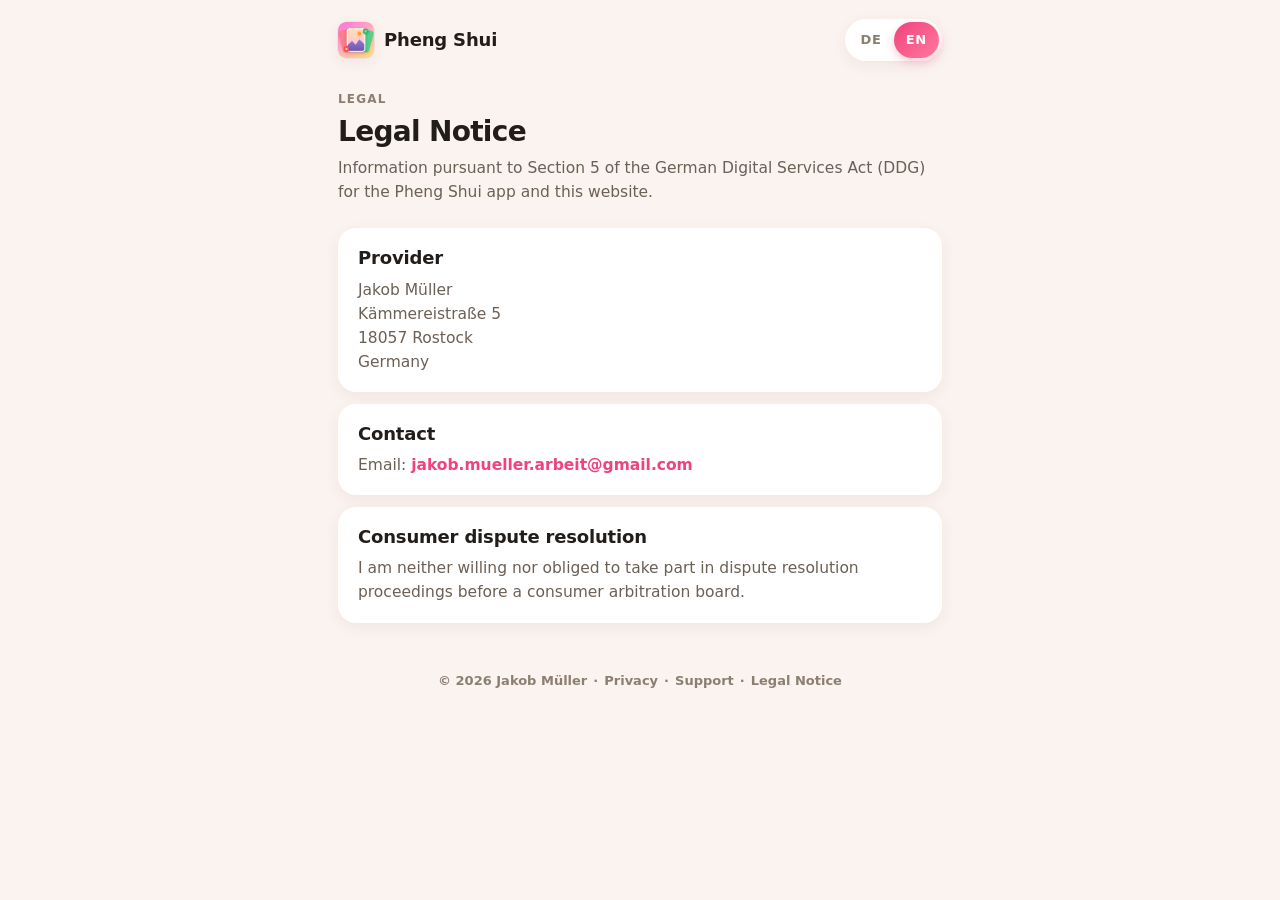
<file: en/legal-notice/index.html>
<!doctype html>
<html lang="en">
<head>
<meta charset="utf-8">
<meta name="viewport" content="width=device-width, initial-scale=1, viewport-fit=cover">
<title>Legal Notice · Pheng Shui</title>
<meta name="description" content="Legal notice (Impressum) for the Pheng Shui iPhone app and this website.">
<meta name="theme-color" content="#FBF3EF" media="(prefers-color-scheme: light)">
<meta name="theme-color" content="#16121C" media="(prefers-color-scheme: dark)">
<meta name="color-scheme" content="light dark">
<meta name="format-detection" content="telephone=no">
<link rel="icon" href="../../assets/favicon.ico" sizes="any">
<link rel="icon" href="../../assets/favicon-32.png" type="image/png" sizes="32x32">
<link rel="apple-touch-icon" href="../../assets/apple-touch-icon.png">
<link rel="alternate" hreflang="en" href="https://jakob-muel.github.io/PhengShui-Website/en/legal-notice/">
<link rel="alternate" hreflang="de" href="https://jakob-muel.github.io/PhengShui-Website/de/impressum/">
<link rel="alternate" hreflang="x-default" href="https://jakob-muel.github.io/PhengShui-Website/en/legal-notice/">
<link rel="stylesheet" href="../../assets/style.css">
</head>
<body>
<div class="wrap">
<header class="site-header">
  <a class="brand" href="../" aria-label="Pheng Shui home">
    <img src="../../assets/icon.png" width="36" height="36" alt="">
    <span>Pheng Shui</span>
  </a>
  <nav class="lang" aria-label="Language / Sprache"><a href="../../de/impressum/" hreflang="de" lang="de" aria-label="Deutsch">DE</a><a href="../../en/legal-notice/" hreflang="en" lang="en" aria-label="English" aria-current="page">EN</a></nav>
</header>

<main>
  <p class="eyebrow">Legal</p>
  <h1>Legal Notice</h1>
  <p class="lede">Information pursuant to Section 5 of the German Digital Services Act (DDG) for the Pheng Shui app and this website.</p>

  <section class="card">
    <h2>Provider</h2>
    <p>Jakob Müller<br>Kämmereistraße 5<br>18057 Rostock<br>Germany</p>
  </section>

  <section class="card">
    <h2>Contact</h2>
    <p>Email: <a href="mailto:jakob.mueller.arbeit@gmail.com">jakob.mueller.arbeit@gmail.com</a></p>
  </section>

  <section class="card">
    <h2>Consumer dispute resolution</h2>
    <p>I am neither willing nor obliged to take part in dispute resolution proceedings before a consumer arbitration board.</p>
  </section>
</main>
<footer class="site-footer">
  &copy; 2026 Jakob Müller<span class="dot" aria-hidden="true">·</span><a href="../privacy/">Privacy</a><span class="dot" aria-hidden="true">·</span><a href="../support/">Support</a><span class="dot" aria-hidden="true">·</span><a href="../legal-notice/">Legal Notice</a>
</footer>
</div>
</body>
</html>
</file>
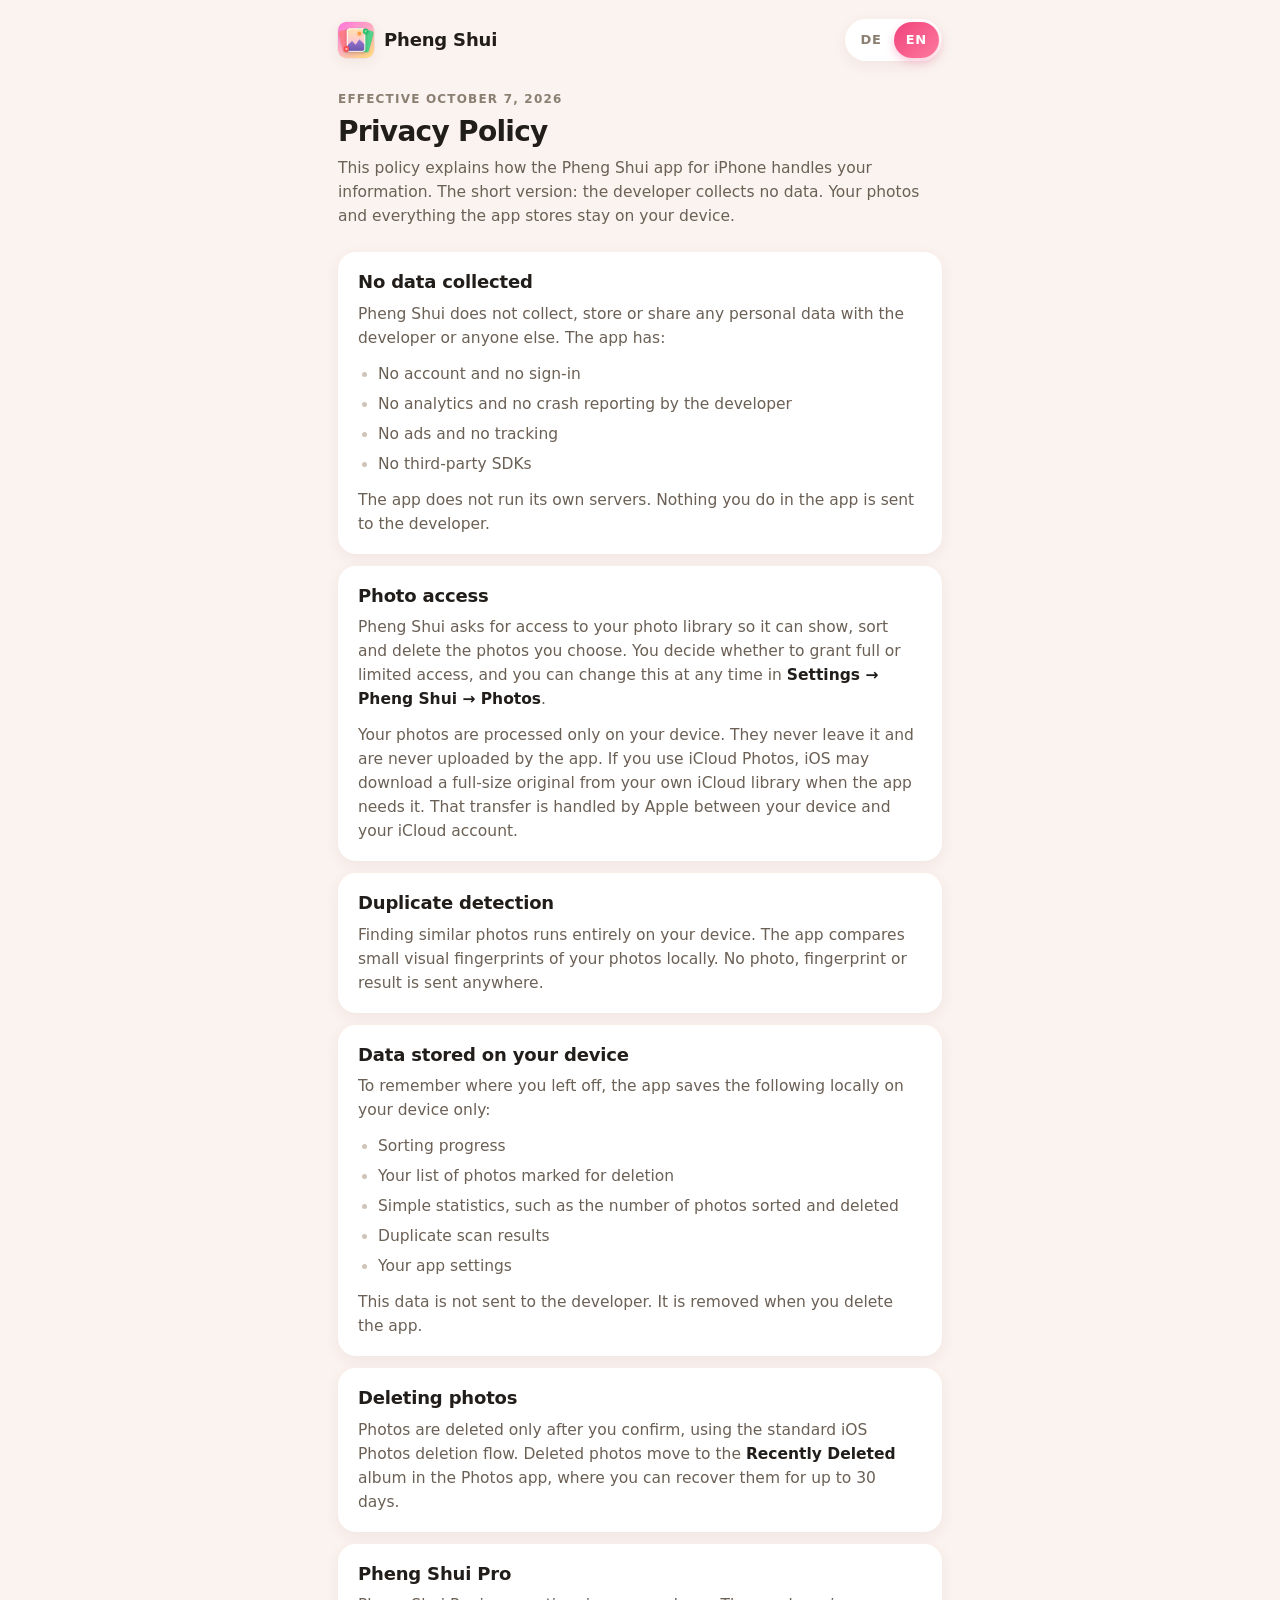
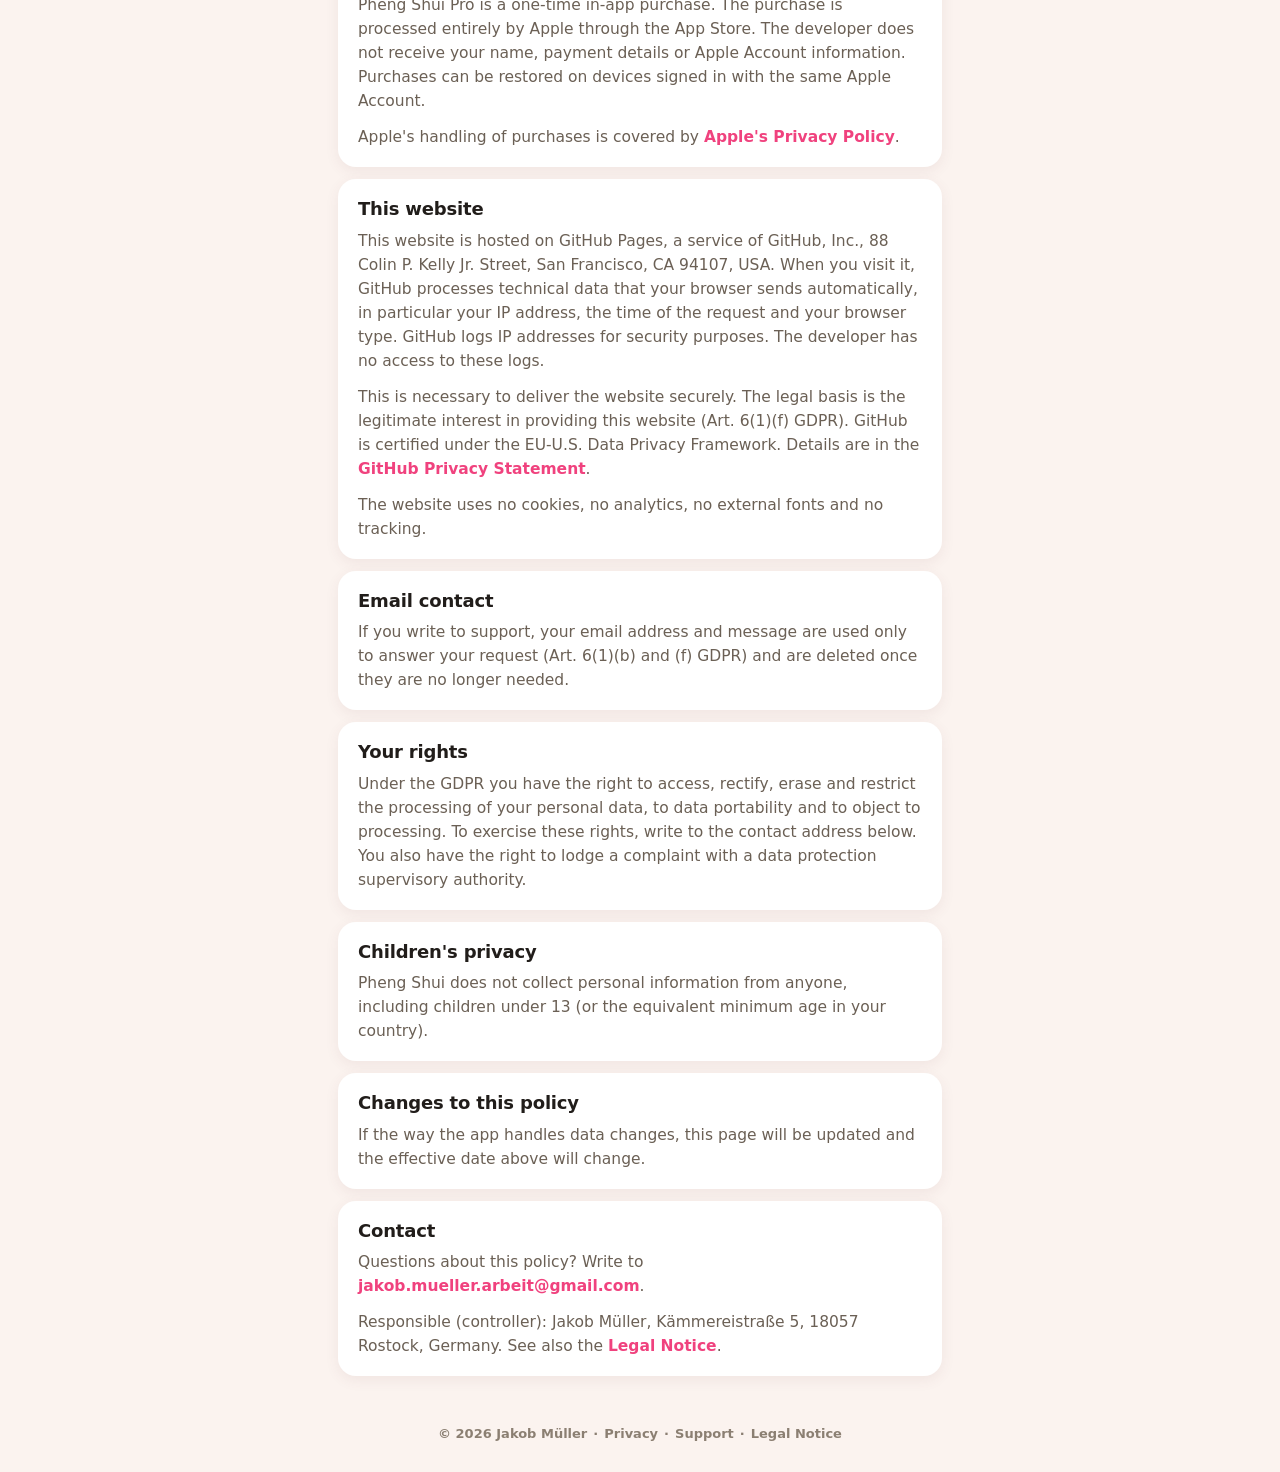
<file: en/privacy/index.html>
<!doctype html>
<html lang="en">
<head>
<meta charset="utf-8">
<meta name="viewport" content="width=device-width, initial-scale=1, viewport-fit=cover">
<title>Privacy Policy · Pheng Shui</title>
<meta name="description" content="Privacy policy for the Pheng Shui iPhone app. The developer collects no data.">
<meta name="theme-color" content="#FBF3EF" media="(prefers-color-scheme: light)">
<meta name="theme-color" content="#16121C" media="(prefers-color-scheme: dark)">
<meta name="color-scheme" content="light dark">
<meta name="format-detection" content="telephone=no">
<link rel="icon" href="../../assets/favicon.ico" sizes="any">
<link rel="icon" href="../../assets/favicon-32.png" type="image/png" sizes="32x32">
<link rel="apple-touch-icon" href="../../assets/apple-touch-icon.png">
<link rel="alternate" hreflang="en" href="https://jakob-muel.github.io/PhengShui-Website/en/privacy/">
<link rel="alternate" hreflang="de" href="https://jakob-muel.github.io/PhengShui-Website/de/privacy/">
<link rel="alternate" hreflang="x-default" href="https://jakob-muel.github.io/PhengShui-Website/en/privacy/">
<link rel="stylesheet" href="../../assets/style.css">
</head>
<body>
<div class="wrap">
<header class="site-header">
  <a class="brand" href="../" aria-label="Pheng Shui home">
    <img src="../../assets/icon.png" width="36" height="36" alt="">
    <span>Pheng Shui</span>
  </a>
  <nav class="lang" aria-label="Language / Sprache"><a href="../../de/privacy/" hreflang="de" lang="de" aria-label="Deutsch">DE</a><a href="../../en/privacy/" hreflang="en" lang="en" aria-label="English" aria-current="page">EN</a></nav>
</header>

<main>
  <p class="eyebrow">Effective October 7, 2026</p>
  <h1>Privacy Policy</h1>
  <p class="lede">This policy explains how the Pheng Shui app for iPhone handles your information. The short version: the developer collects no data. Your photos and everything the app stores stay on your device.</p>

  <section class="card">
    <h2>No data collected</h2>
    <p>Pheng Shui does not collect, store or share any personal data with the developer or anyone else. The app has:</p>
    <ul>
      <li>No account and no sign-in</li>
      <li>No analytics and no crash reporting by the developer</li>
      <li>No ads and no tracking</li>
      <li>No third-party SDKs</li>
    </ul>
    <p>The app does not run its own servers. Nothing you do in the app is sent to the developer.</p>
  </section>

  <section class="card">
    <h2>Photo access</h2>
    <p>Pheng Shui asks for access to your photo library so it can show, sort and delete the photos you choose. You decide whether to grant full or limited access, and you can change this at any time in <span class="path">Settings &rarr; Pheng Shui &rarr; Photos</span>.</p>
    <p>Your photos are processed only on your device. They never leave it and are never uploaded by the app. If you use iCloud Photos, iOS may download a full-size original from your own iCloud library when the app needs it. That transfer is handled by Apple between your device and your iCloud account.</p>
  </section>

  <section class="card">
    <h2>Duplicate detection</h2>
    <p>Finding similar photos runs entirely on your device. The app compares small visual fingerprints of your photos locally. No photo, fingerprint or result is sent anywhere.</p>
  </section>

  <section class="card">
    <h2>Data stored on your device</h2>
    <p>To remember where you left off, the app saves the following locally on your device only:</p>
    <ul>
      <li>Sorting progress</li>
      <li>Your list of photos marked for deletion</li>
      <li>Simple statistics, such as the number of photos sorted and deleted</li>
      <li>Duplicate scan results</li>
      <li>Your app settings</li>
    </ul>
    <p>This data is not sent to the developer. It is removed when you delete the app.</p>
  </section>

  <section class="card">
    <h2>Deleting photos</h2>
    <p>Photos are deleted only after you confirm, using the standard iOS Photos deletion flow. Deleted photos move to the <strong>Recently Deleted</strong> album in the Photos app, where you can recover them for up to 30 days.</p>
  </section>

  <section class="card">
    <h2>Pheng Shui Pro</h2>
    <p>Pheng Shui Pro is a one-time in-app purchase. The purchase is processed entirely by Apple through the App Store. The developer does not receive your name, payment details or Apple Account information. Purchases can be restored on devices signed in with the same Apple Account.</p>
    <p>Apple's handling of purchases is covered by <a href="https://www.apple.com/legal/privacy/">Apple's Privacy Policy</a>.</p>
  </section>

  <section class="card">
    <h2>This website</h2>
    <p>This website is hosted on GitHub Pages, a service of GitHub, Inc., 88 Colin P. Kelly Jr. Street, San Francisco, CA 94107, USA. When you visit it, GitHub processes technical data that your browser sends automatically, in particular your IP address, the time of the request and your browser type. GitHub logs IP addresses for security purposes. The developer has no access to these logs.</p>
    <p>This is necessary to deliver the website securely. The legal basis is the legitimate interest in providing this website (Art. 6(1)(f) GDPR). GitHub is certified under the EU-U.S. Data Privacy Framework. Details are in the <a href="https://docs.github.com/en/site-policy/privacy-policies/github-general-privacy-statement">GitHub Privacy Statement</a>.</p>
    <p>The website uses no cookies, no analytics, no external fonts and no tracking.</p>
  </section>

  <section class="card">
    <h2>Email contact</h2>
    <p>If you write to support, your email address and message are used only to answer your request (Art. 6(1)(b) and (f) GDPR) and are deleted once they are no longer needed.</p>
  </section>

  <section class="card">
    <h2>Your rights</h2>
    <p>Under the GDPR you have the right to access, rectify, erase and restrict the processing of your personal data, to data portability and to object to processing. To exercise these rights, write to the contact address below. You also have the right to lodge a complaint with a data protection supervisory authority.</p>
  </section>

  <section class="card">
    <h2>Children's privacy</h2>
    <p>Pheng Shui does not collect personal information from anyone, including children under 13 (or the equivalent minimum age in your country).</p>
  </section>

  <section class="card">
    <h2>Changes to this policy</h2>
    <p>If the way the app handles data changes, this page will be updated and the effective date above will change.</p>
  </section>

  <section class="card">
    <h2>Contact</h2>
    <p>Questions about this policy? Write to <a href="mailto:jakob.mueller.arbeit@gmail.com">jakob.mueller.arbeit@gmail.com</a>.</p>
    <p>Responsible (controller): Jakob Müller, Kämmereistraße 5, 18057 Rostock, Germany. See also the <a href="../legal-notice/">Legal Notice</a>.</p>
  </section>
</main>
<footer class="site-footer">
  &copy; 2026 Jakob Müller<span class="dot" aria-hidden="true">·</span><a href="../privacy/">Privacy</a><span class="dot" aria-hidden="true">·</span><a href="../support/">Support</a><span class="dot" aria-hidden="true">·</span><a href="../legal-notice/">Legal Notice</a>
</footer>
</div>
</body>
</html>
</file>
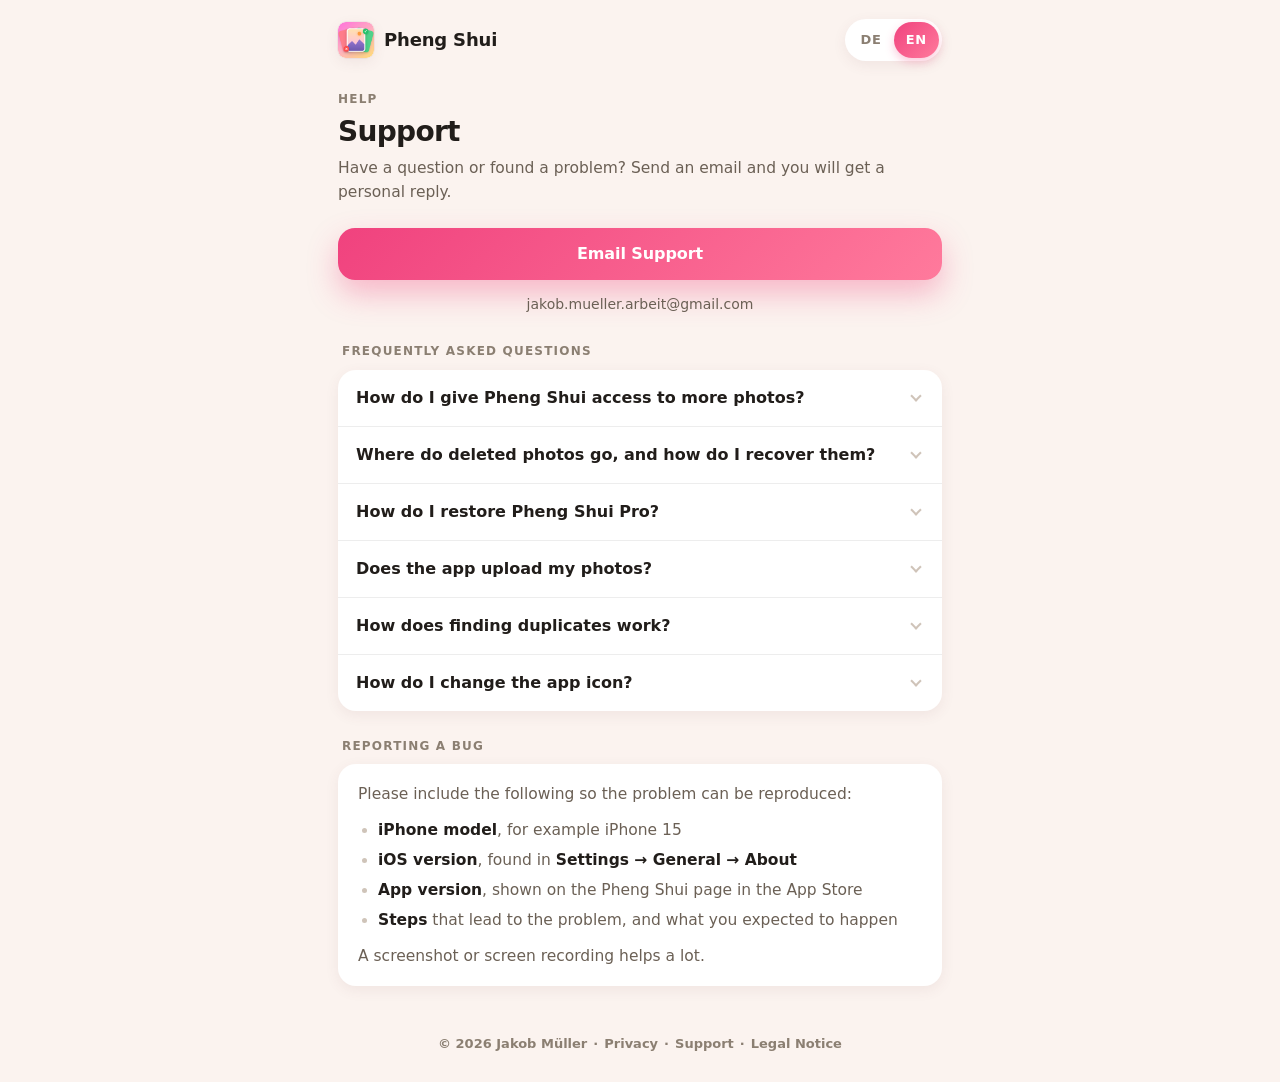
<file: en/support/index.html>
<!doctype html>
<html lang="en">
<head>
<meta charset="utf-8">
<meta name="viewport" content="width=device-width, initial-scale=1, viewport-fit=cover">
<title>Support · Pheng Shui</title>
<meta name="description" content="Help and contact for the Pheng Shui iPhone app.">
<meta name="theme-color" content="#FBF3EF" media="(prefers-color-scheme: light)">
<meta name="theme-color" content="#16121C" media="(prefers-color-scheme: dark)">
<meta name="color-scheme" content="light dark">
<meta name="format-detection" content="telephone=no">
<link rel="icon" href="../../assets/favicon.ico" sizes="any">
<link rel="icon" href="../../assets/favicon-32.png" type="image/png" sizes="32x32">
<link rel="apple-touch-icon" href="../../assets/apple-touch-icon.png">
<link rel="alternate" hreflang="en" href="https://jakob-muel.github.io/PhengShui-Website/en/support/">
<link rel="alternate" hreflang="de" href="https://jakob-muel.github.io/PhengShui-Website/de/support/">
<link rel="alternate" hreflang="x-default" href="https://jakob-muel.github.io/PhengShui-Website/en/support/">
<link rel="stylesheet" href="../../assets/style.css">
</head>
<body>
<div class="wrap">
<header class="site-header">
  <a class="brand" href="../" aria-label="Pheng Shui home">
    <img src="../../assets/icon.png" width="36" height="36" alt="">
    <span>Pheng Shui</span>
  </a>
  <nav class="lang" aria-label="Language / Sprache"><a href="../../de/support/" hreflang="de" lang="de" aria-label="Deutsch">DE</a><a href="../../en/support/" hreflang="en" lang="en" aria-label="English" aria-current="page">EN</a></nav>
</header>

<main>
  <p class="eyebrow">Help</p>
  <h1>Support</h1>
  <p class="lede">Have a question or found a problem? Send an email and you will get a personal reply.</p>

  <a class="button" href="mailto:jakob.mueller.arbeit@gmail.com?subject=Pheng%20Shui%20Support">Email Support</a>
  <p class="contact-line">jakob.mueller.arbeit@gmail.com</p>

  <h2 class="eyebrow section-label">Frequently asked questions</h2>
  <div class="faq">
    <details>
      <summary><span class="q">How do I give Pheng Shui access to more photos?</span><span class="chevron" aria-hidden="true"></span></summary>
      <div class="answer">
      <p>iOS lets you share either all photos (full access) or only the photos you pick (limited access). With limited access, Pheng Shui only sees the photos you selected.</p>
      <p>To change it, open <span class="path">Settings &rarr; Pheng Shui &rarr; Photos</span> on your iPhone and choose <strong>Full Access</strong>, or edit the selected photos.</p>
      <p>You can also do this inside the app: open Settings in Pheng Shui and tap <strong>Manage Photo Access</strong> or <strong>Manage Selected Photos</strong>.</p>
      </div>
    </details>
    <details>
      <summary><span class="q">Where do deleted photos go, and how do I recover them?</span><span class="chevron" aria-hidden="true"></span></summary>
      <div class="answer">
      <p>When you confirm a deletion, the photos move to the <strong>Recently Deleted</strong> album in the Photos app. They stay there for up to 30 days before iOS removes them for good.</p>
      <p>To recover a photo, open the Photos app, go to <span class="path">Albums &rarr; Recently Deleted</span>, select the photo and tap <strong>Recover</strong>.</p>
      <p>Photos you only marked for deletion are not deleted yet. You can remove them from the deletion list in the app at any time.</p>
      </div>
    </details>
    <details>
      <summary><span class="q">How do I restore Pheng Shui Pro?</span><span class="chevron" aria-hidden="true"></span></summary>
      <div class="answer">
      <p>Pro is a one-time purchase linked to your Apple Account. On a new device or after reinstalling, open Settings in Pheng Shui, tap <strong>Pheng Shui Pro</strong>, then tap <strong>Restore Purchases</strong>.</p>
      <p>Make sure you are signed in with the same Apple Account you used for the purchase. If restoring does not work, write to support with the date of purchase.</p>
      </div>
    </details>
    <details>
      <summary><span class="q">Does the app upload my photos?</span><span class="chevron" aria-hidden="true"></span></summary>
      <div class="answer">
      <p>No. Pheng Shui works only on your device. Your photos are never uploaded, and the app has no account, no analytics and no tracking. See the <a href="../privacy/">Privacy Policy</a> for details.</p>
      </div>
    </details>
    <details>
      <summary><span class="q">How does finding duplicates work?</span><span class="chevron" aria-hidden="true"></span></summary>
      <div class="answer">
      <p>Pheng Shui scans your photos on your device and groups photos that look visually alike, such as several shots of the same moment. You then review each group and decide what to keep.</p>
      <p>The first scan can take a while for large libraries. Later scans only check new photos, unless you start a full rescan. If you use iCloud Photos, originals may be downloaded from iCloud during the scan.</p>
      <p>Nothing is deleted automatically. Always check a group before removing photos.</p>
      </div>
    </details>
    <details>
      <summary><span class="q">How do I change the app icon?</span><span class="chevron" aria-hidden="true"></span></summary>
      <div class="answer">
      <p>Alternate app icons are part of Pheng Shui Pro. Open Settings in Pheng Shui, go to <strong>App Icon</strong> and choose Light, Dark, Pro Light or Pro Dark. iOS shows a short confirmation when the icon changes.</p>
      </div>
    </details>
  </div>

  <h2 class="eyebrow section-label">Reporting a bug</h2>
  <section class="card">
    <p>Please include the following so the problem can be reproduced:</p>
    <ul>
      <li><strong>iPhone model</strong>, for example iPhone 15</li>
      <li><strong>iOS version</strong>, found in <span class="path">Settings &rarr; General &rarr; About</span></li>
      <li><strong>App version</strong>, shown on the Pheng Shui page in the App Store</li>
      <li><strong>Steps</strong> that lead to the problem, and what you expected to happen</li>
    </ul>
    <p>A screenshot or screen recording helps a lot.</p>
  </section>
</main>
<footer class="site-footer">
  &copy; 2026 Jakob Müller<span class="dot" aria-hidden="true">·</span><a href="../privacy/">Privacy</a><span class="dot" aria-hidden="true">·</span><a href="../support/">Support</a><span class="dot" aria-hidden="true">·</span><a href="../legal-notice/">Legal Notice</a>
</footer>
</div>
</body>
</html>
</file>
<file: assets/style.css>
/* Pheng Shui support site
   Values copied from the app's design system (tokens.css). */

:root {
  --pink: #F0427E;
  --pink-grad: linear-gradient(135deg, #F0427E 0%, #FF7A9C 100%);
  --shadow-pink: 0 14px 30px rgba(240, 66, 126, .34);

  --skin:
    radial-gradient(120% 70% at 80% -5%, #FCE3EC 0%, rgba(252, 227, 236, 0) 55%),
    radial-gradient(110% 60% at 0% 105%, #FBEAD8 0%, rgba(251, 234, 216, 0) 50%),
    #FBF3EF;
  --surface: #FBF3EF;
  --card: #FFFFFF;
  --card-shadow: 0 4px 14px rgba(120, 60, 80, .08);
  --ink: #211D1A;
  --body-muted: #6B6055;
  --label-muted: #8B7F72;
  --hairline: #CFC4B9;
  --divider: rgba(33, 29, 26, .08);

  --font: -apple-system, BlinkMacSystemFont, 'SF Pro Text', 'SF Pro Display', system-ui, sans-serif;
  --r-card: 18px;
  --r-button: 17px;

  color-scheme: light dark;
}

@media (prefers-color-scheme: dark) {
  :root {
    --skin:
      radial-gradient(120% 70% at 82% -5%, #3A2233 0%, rgba(58, 34, 51, 0) 55%),
      radial-gradient(110% 60% at 0% 105%, #2A2030 0%, rgba(42, 32, 48, 0) 50%),
      #16121C;
    --surface: #16121C;
    --card: rgba(255, 255, 255, .11);
    --card-shadow: none;
    --ink: #FFFFFF;
    --body-muted: rgba(255, 255, 255, .5);
    --label-muted: rgba(255, 255, 255, .5);
    --hairline: rgba(255, 255, 255, .3);
    --divider: rgba(255, 255, 255, .1);
  }
}

*, *::before, *::after { box-sizing: border-box; }

html {
  -webkit-text-size-adjust: 100%;
  text-size-adjust: 100%;
  background: var(--surface);
}

body {
  margin: 0;
  min-height: 100vh;
  font-family: var(--font);
  font-size: 15.5px;
  font-weight: 500;
  line-height: 1.55;
  color: var(--ink);
  background: var(--surface);
  -webkit-font-smoothing: antialiased;
  overflow-wrap: break-word;
}

/* The app's skin: fixed, full viewport, never scrolls with content.
   A fixed pseudo-element is used because background-attachment: fixed
   is unreliable on iOS Safari. */
body::before {
  content: "";
  position: fixed;
  inset: 0;
  z-index: -1;
  background: var(--skin);
  pointer-events: none;
}

.wrap {
  max-width: 640px;
  margin: 0 auto;
  padding: 0 max(18px, env(safe-area-inset-right)) 0 max(18px, env(safe-area-inset-left));
}

a { color: var(--pink); text-decoration: none; font-weight: 600; }
a:hover { text-decoration: underline; }
a:focus-visible, summary:focus-visible, .button:focus-visible {
  outline: 2px solid var(--pink);
  outline-offset: 3px;
  border-radius: 6px;
}

/* ---------- Header ---------- */

.site-header {
  display: flex;
  align-items: center;
  justify-content: space-between;
  gap: 12px;
  padding-top: max(18px, env(safe-area-inset-top));
}
.brand {
  display: inline-flex;
  align-items: center;
  gap: 10px;
  min-height: 44px;
  color: var(--ink);
  font-size: 18px;
  font-weight: 700;
  letter-spacing: -.01em;
}
.brand:hover { text-decoration: none; }
.brand img {
  width: 36px;
  height: 36px;
  border-radius: 22%;
  box-shadow: var(--card-shadow), 0 0 0 .5px rgba(120, 60, 80, .12);
}

/* Language picker: segmented control, top right */
.lang {
  display: inline-flex;
  flex: none;
  padding: 3px;
  border-radius: 999px;
  background: var(--card);
  box-shadow: var(--card-shadow);
}
.lang a {
  display: flex;
  align-items: center;
  justify-content: center;
  min-width: 44px;
  height: 36px;
  padding: 0 12px;
  border-radius: 999px;
  color: var(--label-muted);
  font-size: 13px;
  font-weight: 700;
  letter-spacing: .06em;
}
.lang a:hover { text-decoration: none; color: var(--ink); }
.lang a[aria-current="page"] {
  background: var(--pink-grad);
  color: #FFFFFF;
  box-shadow: 0 4px 10px rgba(240, 66, 126, .28);
}
.lang a:focus-visible { outline: 2px solid var(--pink); outline-offset: 2px; border-radius: 999px; }

/* ---------- Page heading ---------- */

main { padding: 28px 0 8px; }

.eyebrow {
  margin: 0 0 6px;
  font-size: 12px;
  font-weight: 700;
  letter-spacing: .1em;
  text-transform: uppercase;
  color: var(--label-muted);
}

h1 {
  margin: 0 0 8px;
  font-size: 28px;
  font-weight: 800;
  letter-spacing: -.025em;
  line-height: 1.2;
}

.lede { margin: 0 0 24px; color: var(--body-muted); font-weight: 500; }

h2 {
  margin: 0 0 8px;
  font-size: 18px;
  font-weight: 700;
  letter-spacing: -.01em;
  line-height: 1.3;
}

.section-label { margin: 28px 4px 10px; }

p { margin: 0 0 12px; }
p:last-child, ul:last-child { margin-bottom: 0; }
.muted { color: var(--body-muted); }
strong { font-weight: 700; }

ul { margin: 0 0 12px; padding-left: 20px; }
li { margin-bottom: 6px; }
li::marker { color: var(--hairline); }

/* ---------- Cards ---------- */

.card {
  background: var(--card);
  border-radius: var(--r-card);
  box-shadow: var(--card-shadow);
  padding: 18px 20px;
  margin-bottom: 12px;
}
.card p, .card li { color: var(--body-muted); }
.card strong { color: var(--ink); }

/* ---------- Primary button (one per page) ---------- */

.button {
  display: flex;
  align-items: center;
  justify-content: center;
  width: 100%;
  height: 52px;
  padding: 0 20px;
  border-radius: var(--r-button);
  background: var(--pink-grad);
  box-shadow: var(--shadow-pink);
  color: #FFFFFF;
  font-size: 16px;
  font-weight: 700;
  letter-spacing: -.005em;
}
.button:hover { text-decoration: none; filter: brightness(1.04); }
.button:active { transform: scale(.985); }

.contact-line {
  margin: 14px 0 0;
  text-align: center;
  color: var(--body-muted);
  font-size: 14px;
}

/* ---------- List rows (landing) ---------- */

.rows { display: grid; gap: 10px; }
.row {
  display: flex;
  align-items: center;
  gap: 12px;
  min-height: 64px;
  padding: 14px 18px;
  background: var(--card);
  border-radius: var(--r-card);
  box-shadow: var(--card-shadow);
  color: var(--ink);
}
.row:hover { text-decoration: none; }
.row-text { flex: 1; min-width: 0; }
.row-title { display: block; font-size: 16px; font-weight: 700; }
.row-sub { display: block; font-size: 13px; font-weight: 600; color: var(--label-muted); }

.chevron {
  flex: none;
  width: 8px;
  height: 8px;
  border-right: 2px solid var(--hairline);
  border-bottom: 2px solid var(--hairline);
  transform: rotate(-45deg);
  margin-right: 4px;
}

/* ---------- FAQ (details / summary as settings rows) ---------- */

.faq {
  background: var(--card);
  border-radius: var(--r-card);
  box-shadow: var(--card-shadow);
  overflow: hidden;
}
.faq details + details { border-top: 1px solid var(--divider); }
.faq summary {
  display: flex;
  align-items: center;
  gap: 12px;
  min-height: 56px;
  padding: 14px 18px;
  font-size: 16px;
  font-weight: 700;
  line-height: 1.35;
  cursor: pointer;
  list-style: none;
}
.faq summary::-webkit-details-marker { display: none; }
.faq summary .q { flex: 1; min-width: 0; }
.faq summary .chevron { transform: rotate(45deg); transition: transform .2s ease; margin-top: -4px; }
.faq details[open] summary .chevron { transform: rotate(-135deg); margin-top: 4px; }
.faq .answer { padding: 0 18px 16px; color: var(--body-muted); }
.faq .answer p, .faq .answer li { color: var(--body-muted); }

.path { color: var(--ink); font-weight: 700; white-space: normal; }

/* ---------- Landing ---------- */

.hero { text-align: center; padding: 28px 0 28px; }
.hero img {
  width: 112px;
  height: 112px;
  border-radius: 22%;
  box-shadow: 0 16px 40px rgba(120, 60, 80, .18);
  margin-bottom: 18px;
}
.hero h1 { margin-bottom: 6px; }
.hero p { margin: 0 auto; max-width: 30em; color: var(--body-muted); }

/* ---------- Footer ---------- */

.site-footer {
  padding: 28px 0 max(28px, env(safe-area-inset-bottom));
  font-size: 13px;
  font-weight: 600;
  color: var(--label-muted);
  text-align: center;
}
.site-footer a { color: var(--label-muted); font-weight: 600; }
.site-footer .dot { margin: 0 6px; }

@media (prefers-reduced-motion: reduce) {
  * { transition: none !important; }
}
</file>
